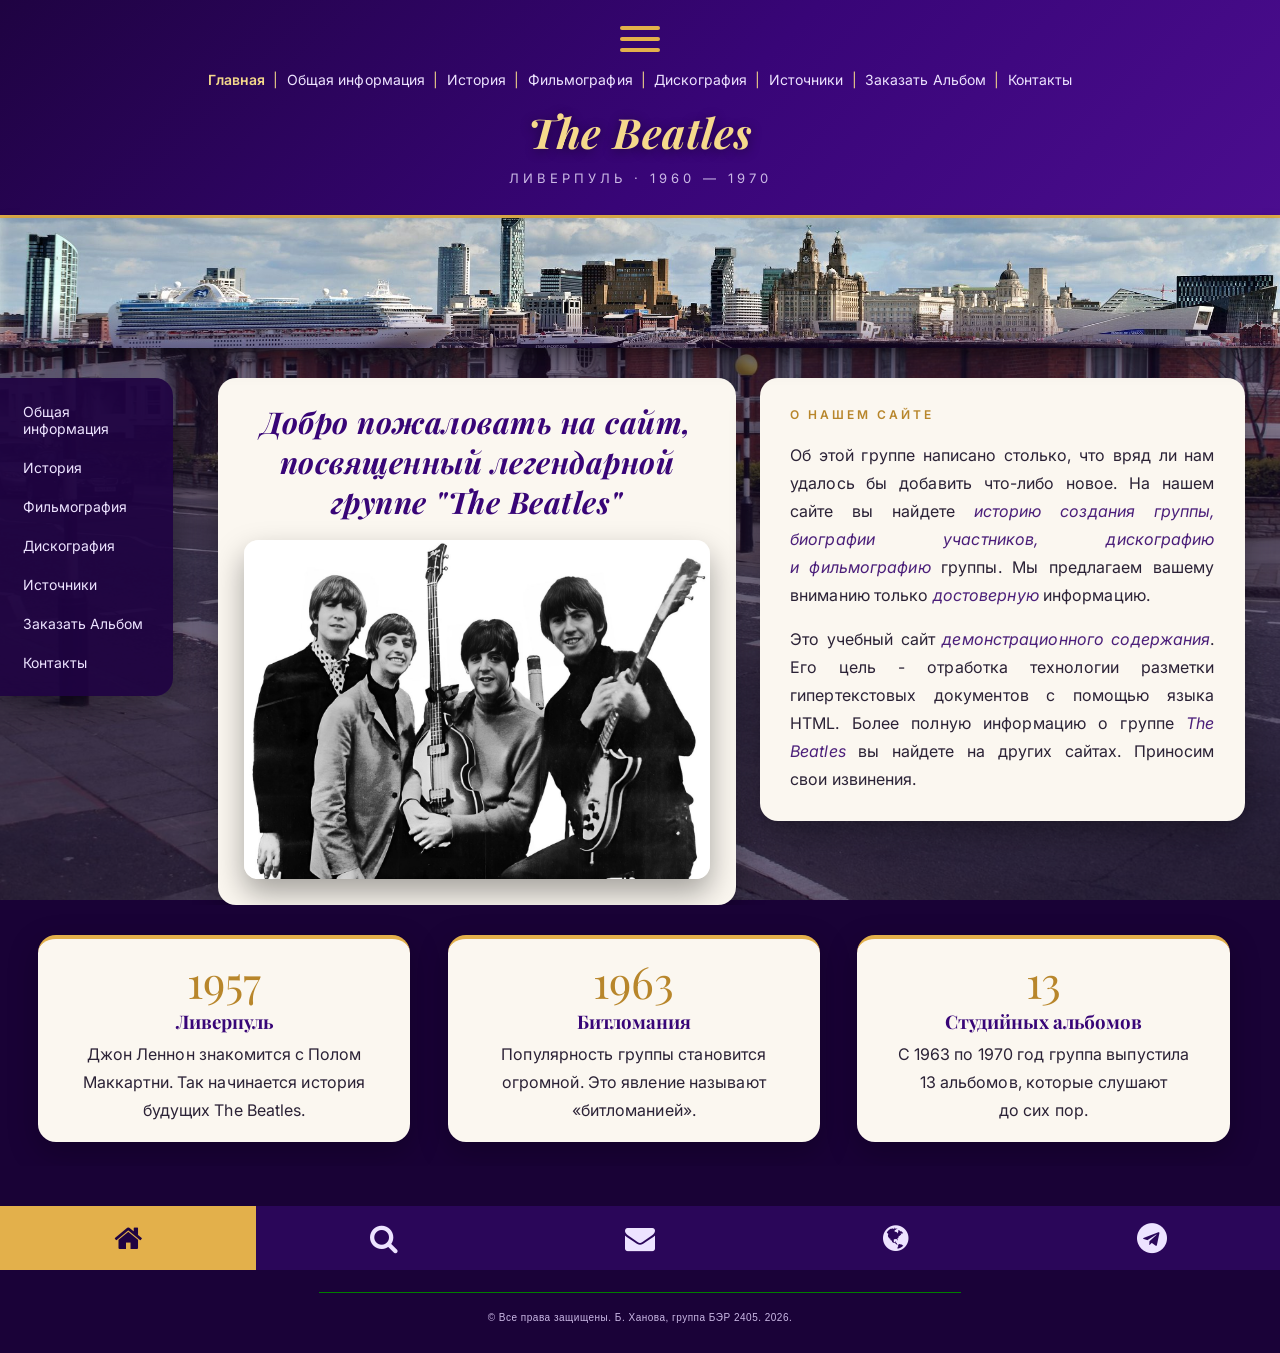
<file: Сайт/index.html>
<!DOCTYPE html>
<HTML lang="ru">
<!-- ТК1, задание 1: типовая структура HTML-документа — HTML, HEAD (служебная часть), TITLE (заголовок вкладки), BODY (содержимое) -->
<HEAD>
  <meta charset="utf-8">
  <meta name="viewport" content="width=device-width, initial-scale=1">
  <meta name="description" content="Учебный сайт о легендарной группе The Beatles: история, участники, дискография и фильмография.">
  <TITLE>The Beatles</TITLE>
  <link rel="icon" type="image/png" href="IMAGES/favicon.png">
  <!-- ТК5, задание 1: подключение внешней таблицы стилей -->
  <link rel="stylesheet" href="CSS/style.css">
  <!-- шрифты (Google Fonts) и значки (Font Awesome) подключаются из интернета -->
  <link rel="stylesheet" href="https://fonts.googleapis.com/css2?family=Playfair+Display:ital,wght@0,600;1,600&family=Inter:ital,wght@0,400;0,500;0,600;1,400&display=swap">
  <link rel="stylesheet" href="https://cdnjs.cloudflare.com/ajax/libs/font-awesome/4.7.0/css/font-awesome.min.css">
  <style type="text/css">
    /* на Главной основная часть полупрозрачная — сквозь неё видна фотография-фон */
    main { background: rgba(20, 2, 45, 0.55); }
    /* ТК5, задание 2: картинка с обтеканием */
    IMG.fig {
      float: left;           /* обтекание картинки по правому краю */
      width: 100%;           /* ширина картинки — по ширине блока */
      height: auto;          /* высота — пропорционально */
      border-radius: 14px;
      box-shadow: 0 14px 30px rgba(0, 0, 0, 0.35);
    }
    .textcols { white-space: nowrap; }
    .textcols-item {
      white-space: normal;
      display: inline-block;
      width: 98%;
      box-shadow: 0 10px 30px rgba(0, 0, 0, 0.3);
      vertical-align: top;
      background: #FBF7F0;
      border-radius: 18px;
      padding: 26px 30px 12px;
      box-sizing: border-box;
    } /* параметры блока article */
    .eyebrow {                     /* маленькая надпись над текстом */
      font-family: Inter, Arial, sans-serif;
      font-size: 12px;
      font-weight: 600;
      letter-spacing: 3px;
      text-transform: uppercase;
      color: #B8862B;
      margin: 0 0 12px;
    }
    /* ТК5, задание 3: ещё один блок на Главной */
    .main-wrap { margin-left: 15%; padding: 0 2%; overflow: hidden; }
    .content {
      float: left;
      background: #FBF7F0;   /* светлый фон вместо coral — под цвет сайта */
      width: 50%;            /* 50% + 50%: тексту хватает ширины, чтобы красиво выровняться по ширине */
      height: 100%;
      text-align: center;
      padding: 18px 26px 26px;
      border-radius: 18px;
      box-shadow: 0 10px 30px rgba(0, 0, 0, 0.3);
      box-sizing: border-box;
      overflow: hidden;
    }
    .content H1 { font-size: 30px; margin: 6px 0 18px; }
    .parent {
      float: left;
      display: block;
      width: 50%;
      height: 100%;
      padding-left: 24px;
      box-sizing: border-box;
    }
    /* на среднем экране текст встаёт под фотографию во всю ширину */
    @media (max-width: 1100px) {
      .content, .parent { float: none; width: 100%; }
      .parent { padding-left: 0; margin-top: 22px; }
    }
    .tagline {
      text-align: center;
      font-family: Inter, Arial, sans-serif;
      font-size: 13px;
      letter-spacing: 4px;
      text-transform: uppercase;
      color: #cbb9e6;
      margin: 8px 0 0;
    }
  </style>
</HEAD>
<BODY background="IMAGES/fon.jpg" bgcolor="#1f0342">
  <header>
    <!-- Самостоятельная работа, задание 1.1: гамбургер-меню. Невидимая галочка (input) + метка (label) с полосками; список (ul) открывается, когда галочка стоит -->
    <div class="menu">
      <input type="checkbox" id="burger-checkbox" class="burger-checkbox">
      <label for="burger-checkbox" class="burger"></label>
      <ul class="menu-list">
        <li><a href="Info.html" class="menu-item">Общая информация</a></li>
        <li><a href="History.html" class="menu-item">История</a></li>
        <li><a href="Film.html" class="menu-item">Фильмография</a></li>
        <li><a href="Disc.html" class="menu-item">Дискография</a></li>
        <li><a href="Links.html" class="menu-item">Источники</a></li>
        <li><a href="Shop.html" class="menu-item">Заказать Альбом</a></li>
        <li><a href="Contacts.html" class="menu-item">Контакты</a></li>
      </ul>
    </div>
    <!-- ТК2: строка меню — ссылки на все страницы, кроме текущей. Самостоятельная работа, п. 2: шрифт и цвет строки задан атрибутом style -->
    <p class="nav" align="center" style="font-family: Inter, Arial, sans-serif; color:#F5D98B">
      <span class="current">Главная</span> |
      <a href="Info.html">Общая информация</a> |
      <a href="History.html">История</a> |
      <a href="Film.html">Фильмография</a> |
      <a href="Disc.html">Дискография</a> |
      <a href="Links.html">Источники</a> |
      <a href="Shop.html">Заказать Альбом</a> |
      <a href="Contacts.html">Контакты</a>
    </p>
    <h1>The Beatles</h1>
    <p class="tagline">Ливерпуль &middot; 1960 &mdash; 1970</p>
  </header>
  <!-- ТК5, задание 4: блок-панорама между шапкой и основной частью (оформление — #panorama в style.css) -->
  <div id="panorama"><img src="IMAGES/panorama.jpg" alt="Панорама Ливерпуля"></div>
  <main>
    <!-- ТК5, задание 2, п. 8: боковое меню вместо центральной панели -->
    <nav class="sidenav">
      <a href="Info.html">Общая информация</a>
      <a href="History.html">История</a>
      <a href="Film.html">Фильмография</a>
      <a href="Disc.html">Дискография</a>
      <a href="Links.html">Источники</a>
      <a href="Shop.html">Заказать Альбом</a>
      <a href="Contacts.html">Контакты</a>
    </nav>
    <div class="main-wrap">
      <div class="content">
        <!-- ТК1, задание 2: заголовок первого уровня, курсив, по центру -->
        <H1 align=center><EM>Добро пожаловать на сайт, <BR>посвященный легендарной группе "The&nbsp;Beatles"</EM></H1>
        <!-- ТК1, задание 6: фотография группы -->
        <center><IMG src="beatles.jpg" width=50% alt="The Beatles" class="fig"></center>
      </div>
      <!-- ТК5, задание 3: текст перенесён в отдельный блок -->
      <div class="parent">
        <article class="textcols">
          <article class="textcols-item">
            <p class="eyebrow">О нашем сайте</p>
            <!-- ТК1, задание 3: текст по ширине, часть слов курсивом -->
            <P align=justify>Об этой группе написано столько, что вряд ли нам удалось бы добавить что-либо новое. На нашем сайте вы найдете <EM>историю создания группы, биографии участников, дискографию и фильмографию</EM> группы. Мы предлагаем вашему вниманию только <EM>достоверную</EM> информацию.</P>
            <P align=justify>Это учебный сайт <EM>демонстрационного содержания</EM>. Его цель - отработка технологии разметки гипертекстовых документов с помощью языка HTML. Более полную информацию о группе <EM>The Beatles</EM> вы найдете на других сайтах. Приносим свои извинения.</P>
          </article>
        </article>
      </div>
    </div>
    <div class="clear"></div>
    <!-- Самостоятельная работа, задание 3: свои элементы — три колонки с float -->
    <div class="facts">
      <section>
        <span class="num">1957</span>
        <h3>Ливерпуль</h3>
        <p>Джон Леннон знакомится с Полом Маккартни. Так начинается история будущих The Beatles.</p>
      </section>
      <section>
        <span class="num">1963</span>
        <h3>Битломания</h3>
        <p>Популярность группы становится огромной. Это явление называют «битломанией».</p>
      </section>
      <section>
        <span class="num">13</span>
        <h3>Студийных альбомов</h3>
        <p>С 1963 по 1970 год группа выпустила 13 альбомов, которые слушают до сих пор.</p>
      </section>
    </div>
    <div class="clear"></div>
  </main>
  <footer>
    <!-- Самостоятельная работа, задание 2: панель значков -->
    <div class="icon-bar">
      <a class="active" href="index.html" title="Главная" aria-label="Главная"><i class="fa fa-home"></i></a>
      <a href="Links.html" title="Источники" aria-label="Источники"><i class="fa fa-search"></i></a>
      <a href="mailto:hanowa2024@mail.ru" title="Написать письмо" aria-label="Написать письмо"><i class="fa fa-envelope"></i></a>
      <a href="https://ru.wikipedia.org/wiki/The_Beatles" target="_blank" title="The Beatles в Википедии" aria-label="The Beatles в Википедии"><i class="fa fa-globe"></i></a>
      <a href="https://t.me/bh_108899" target="_blank" title="Telegram" aria-label="Telegram"><i class="fa fa-telegram"></i></a>
    </div>
    <!-- ТК1, задание 4: горизонтальная линия -->
    <HR align=center width=50% size=1 color=green>
    <!-- ТК1, задание 5: авторские права -->
    <P align=center><FONT face=Arial size=1>&copy; Все права защищены. Б. Ханова, группа БЭР 2405. 2026.</FONT></P>
  </footer>
</BODY>
</HTML>
</file>
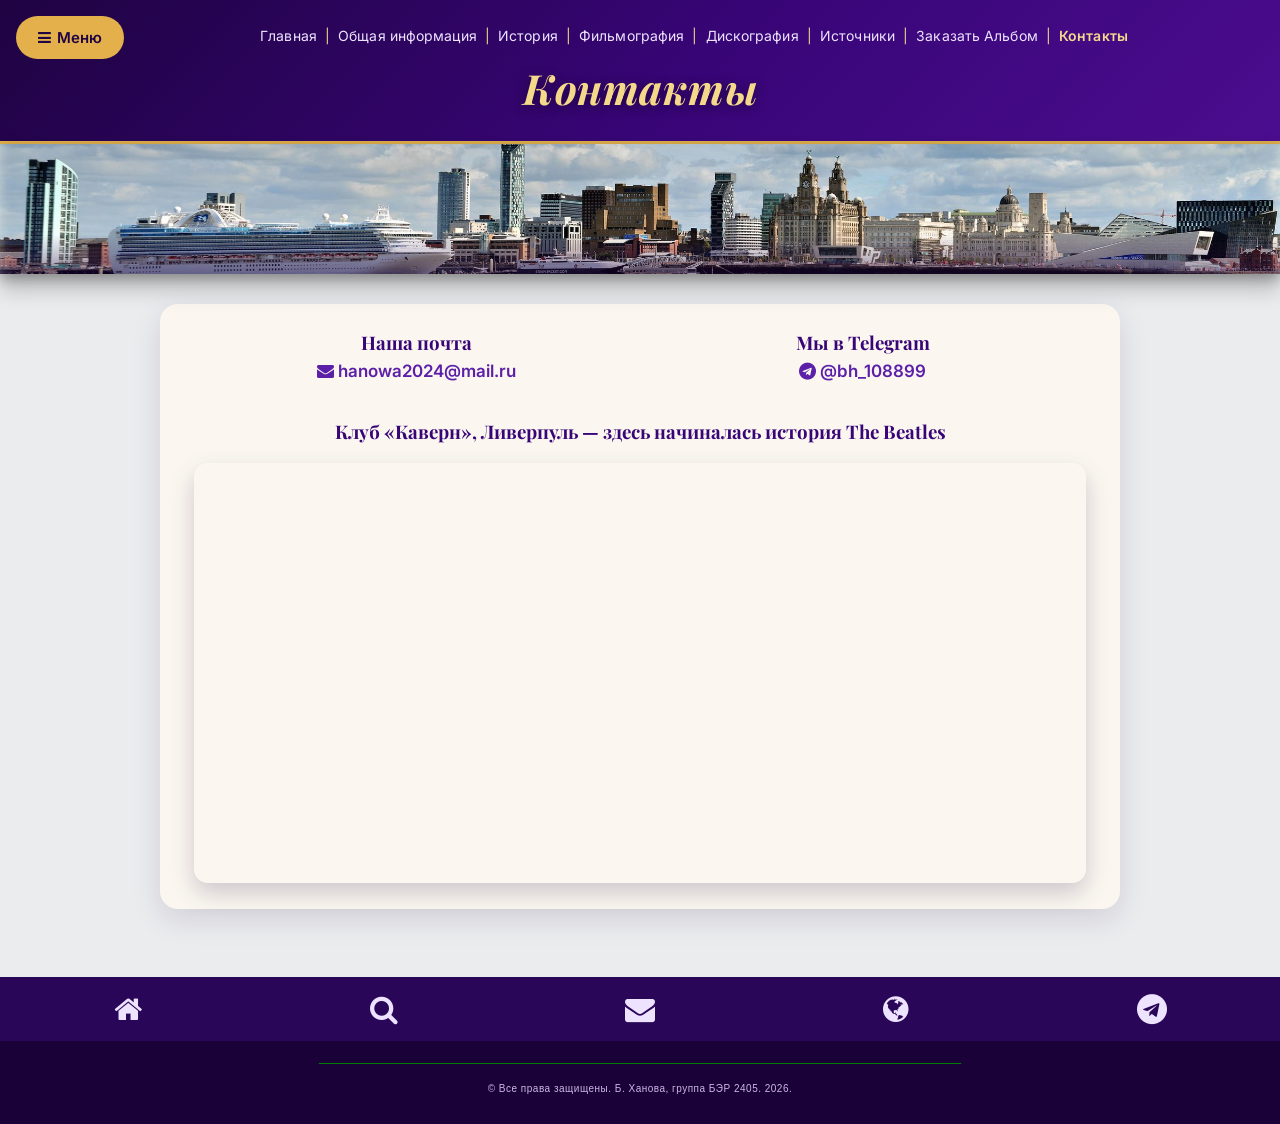
<file: Сайт/Contacts.html>
<!DOCTYPE html>
<HTML lang="ru">
<!-- ТК1, задание 1: типовая структура HTML-документа — HTML, HEAD (служебная часть), TITLE (заголовок вкладки), BODY (содержимое) -->
<HEAD>
  <meta charset="utf-8">
  <meta name="viewport" content="width=device-width, initial-scale=1">
  <meta name="description" content="Контакты: почта, Telegram и карта.">
  <TITLE>Контакты</TITLE>
  <link rel="icon" type="image/png" href="IMAGES/favicon.png">
  <!-- ТК5, задание 1: подключение внешней таблицы стилей -->
  <link rel="stylesheet" href="CSS/style.css">
  <!-- шрифты (Google Fonts) и значки (Font Awesome) подключаются из интернета -->
  <link rel="stylesheet" href="https://fonts.googleapis.com/css2?family=Playfair+Display:ital,wght@0,600;1,600&family=Inter:ital,wght@0,400;0,500;0,600;1,400&display=swap">
  <link rel="stylesheet" href="https://cdnjs.cloudflare.com/ajax/libs/font-awesome/4.7.0/css/font-awesome.min.css">
  <style type="text/css">
    .contact-row { overflow: hidden; }
    .contact-row section { float: left; width: 47%; margin: 0 1.5% 20px; text-align: center; }
    .contact-row h3 { margin: 0 0 6px; }
    .contact-row a { font-size: 17px; font-weight: 600; }
    .map { border-radius: 14px; overflow: hidden; box-shadow: 0 10px 24px rgba(31, 3, 66, 0.2); }
    @media (max-width: 800px) { .contact-row section { float: none; width: 97%; } }
  </style>
</HEAD>
<BODY bgcolor="#EAF3F8">
  <header>
    <!-- Самостоятельная работа, задание 1.2: кнопка «Меню» со всплывающим списком (список появляется при наведении, правила .dropdown в style.css) -->
    <div class="dropdown">
      <button type="button" class="dropbtn"><i class="fa fa-bars"></i>Меню</button>
      <div class="dropdown-content">
        <a href="index.html">Главная</a>
        <a href="Info.html">Общая информация</a>
        <a href="History.html">История</a>
        <a href="Film.html">Фильмография</a>
        <a href="Disc.html">Дискография</a>
        <a href="Links.html">Источники</a>
        <a href="Shop.html">Заказать Альбом</a>
        <span>Контакты</span>
      </div>
    </div>
    <!-- ТК2: строка меню — ссылки на все страницы, кроме текущей. Самостоятельная работа, п. 2: шрифт и цвет строки задан атрибутом style -->
    <p class="nav" align="center" style="font-family: Inter, Arial, sans-serif; color:#F5D98B">
      <a href="index.html">Главная</a> |
      <a href="Info.html">Общая информация</a> |
      <a href="History.html">История</a> |
      <a href="Film.html">Фильмография</a> |
      <a href="Disc.html">Дискография</a> |
      <a href="Links.html">Источники</a> |
      <a href="Shop.html">Заказать Альбом</a> |
      <span class="current">Контакты</span>
    </p>
    <H1 align=center><EM>Контакты</EM></H1>
  </header>
  <!-- ТК5, задание 4: блок-панорама между шапкой и основной частью (оформление — #panorama в style.css) -->
  <div id="panorama"><img src="IMAGES/panorama.jpg" alt="Панорама Ливерпуля"></div>
  <main>
    <section class="card">
      <!-- Самостоятельная работа, п. 5: ссылка mailto: открывает почту, ссылка t.me — Telegram, карта Яндекса вставлена тегом iframe -->
      <div class="contact-row">
        <section>
          <h3>Наша почта</h3>
          <a href="mailto:hanowa2024@mail.ru?subject=The Beatles&body=Здравствуйте!"><i class="fa fa-envelope"></i> hanowa2024@mail.ru</a>
        </section>
        <section>
          <h3>Мы в Telegram</h3>
          <a href="https://t.me/bh_108899" target="_blank"><i class="fa fa-telegram"></i> @bh_108899</a>
        </section>
      </div>
      <h3 style="text-align:center">Клуб «Каверн», Ливерпуль — здесь начиналась история The Beatles</h3>
      <div class="map">
        <iframe src="https://yandex.ru/map-widget/v1/?ll=-2.987784%2C53.406213&z=16&pt=-2.987784%2C53.406213%2Cpm2rdm" width="100%" height="420" frameborder="0" allowfullscreen="true" style="display:block;"></iframe>
      </div>
    </section>
  </main>
  <footer>
    <!-- Самостоятельная работа, задание 2: панель значков -->
    <div class="icon-bar">
      <a href="index.html" title="Главная" aria-label="Главная"><i class="fa fa-home"></i></a>
      <a href="Links.html" title="Источники" aria-label="Источники"><i class="fa fa-search"></i></a>
      <a href="mailto:hanowa2024@mail.ru" title="Написать письмо" aria-label="Написать письмо"><i class="fa fa-envelope"></i></a>
      <a href="https://ru.wikipedia.org/wiki/The_Beatles" target="_blank" title="The Beatles в Википедии" aria-label="The Beatles в Википедии"><i class="fa fa-globe"></i></a>
      <a href="https://t.me/bh_108899" target="_blank" title="Telegram" aria-label="Telegram"><i class="fa fa-telegram"></i></a>
    </div>
    <!-- ТК1, задание 4: горизонтальная линия -->
    <HR align=center width=50% size=1 color=green>
    <!-- ТК1, задание 5: авторские права -->
    <P align=center><FONT face=Arial size=1>&copy; Все права защищены. Б. Ханова, группа БЭР 2405. 2026.</FONT></P>
  </footer>
</BODY>
</HTML>
</file>
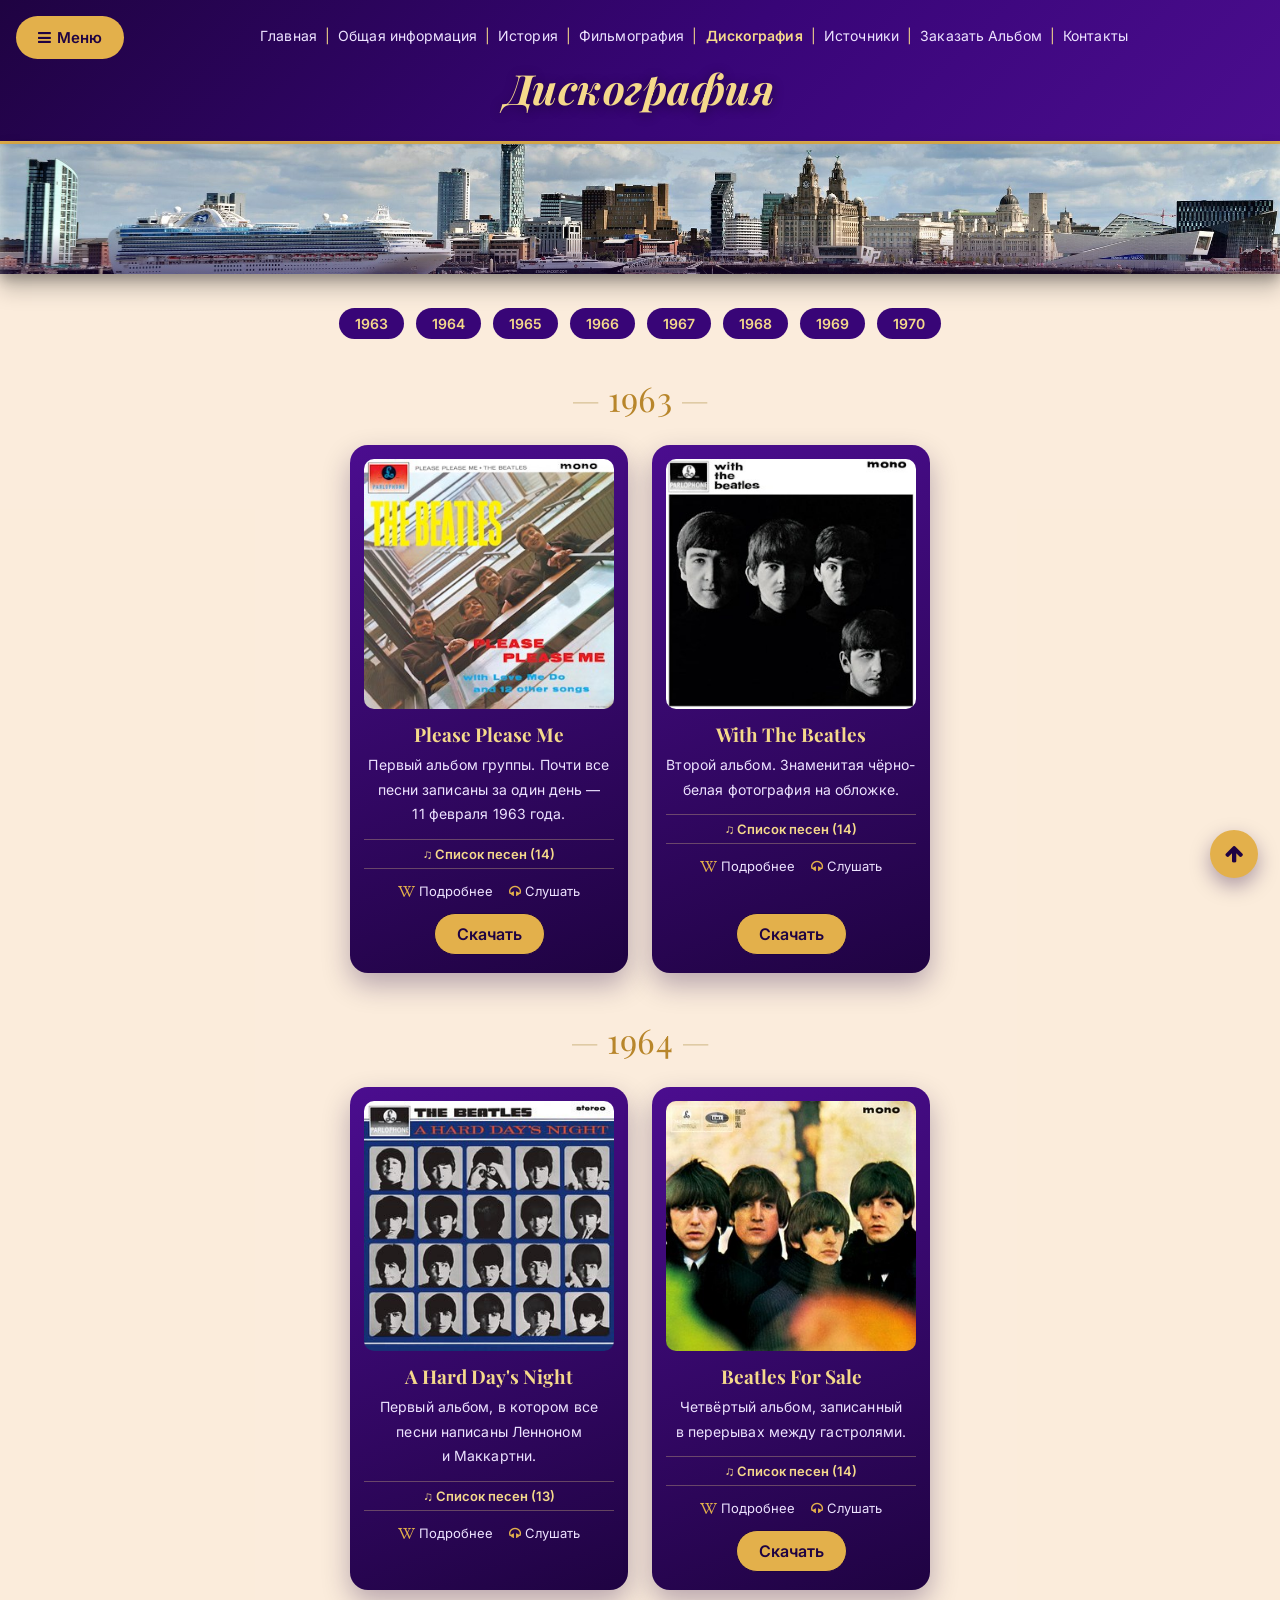
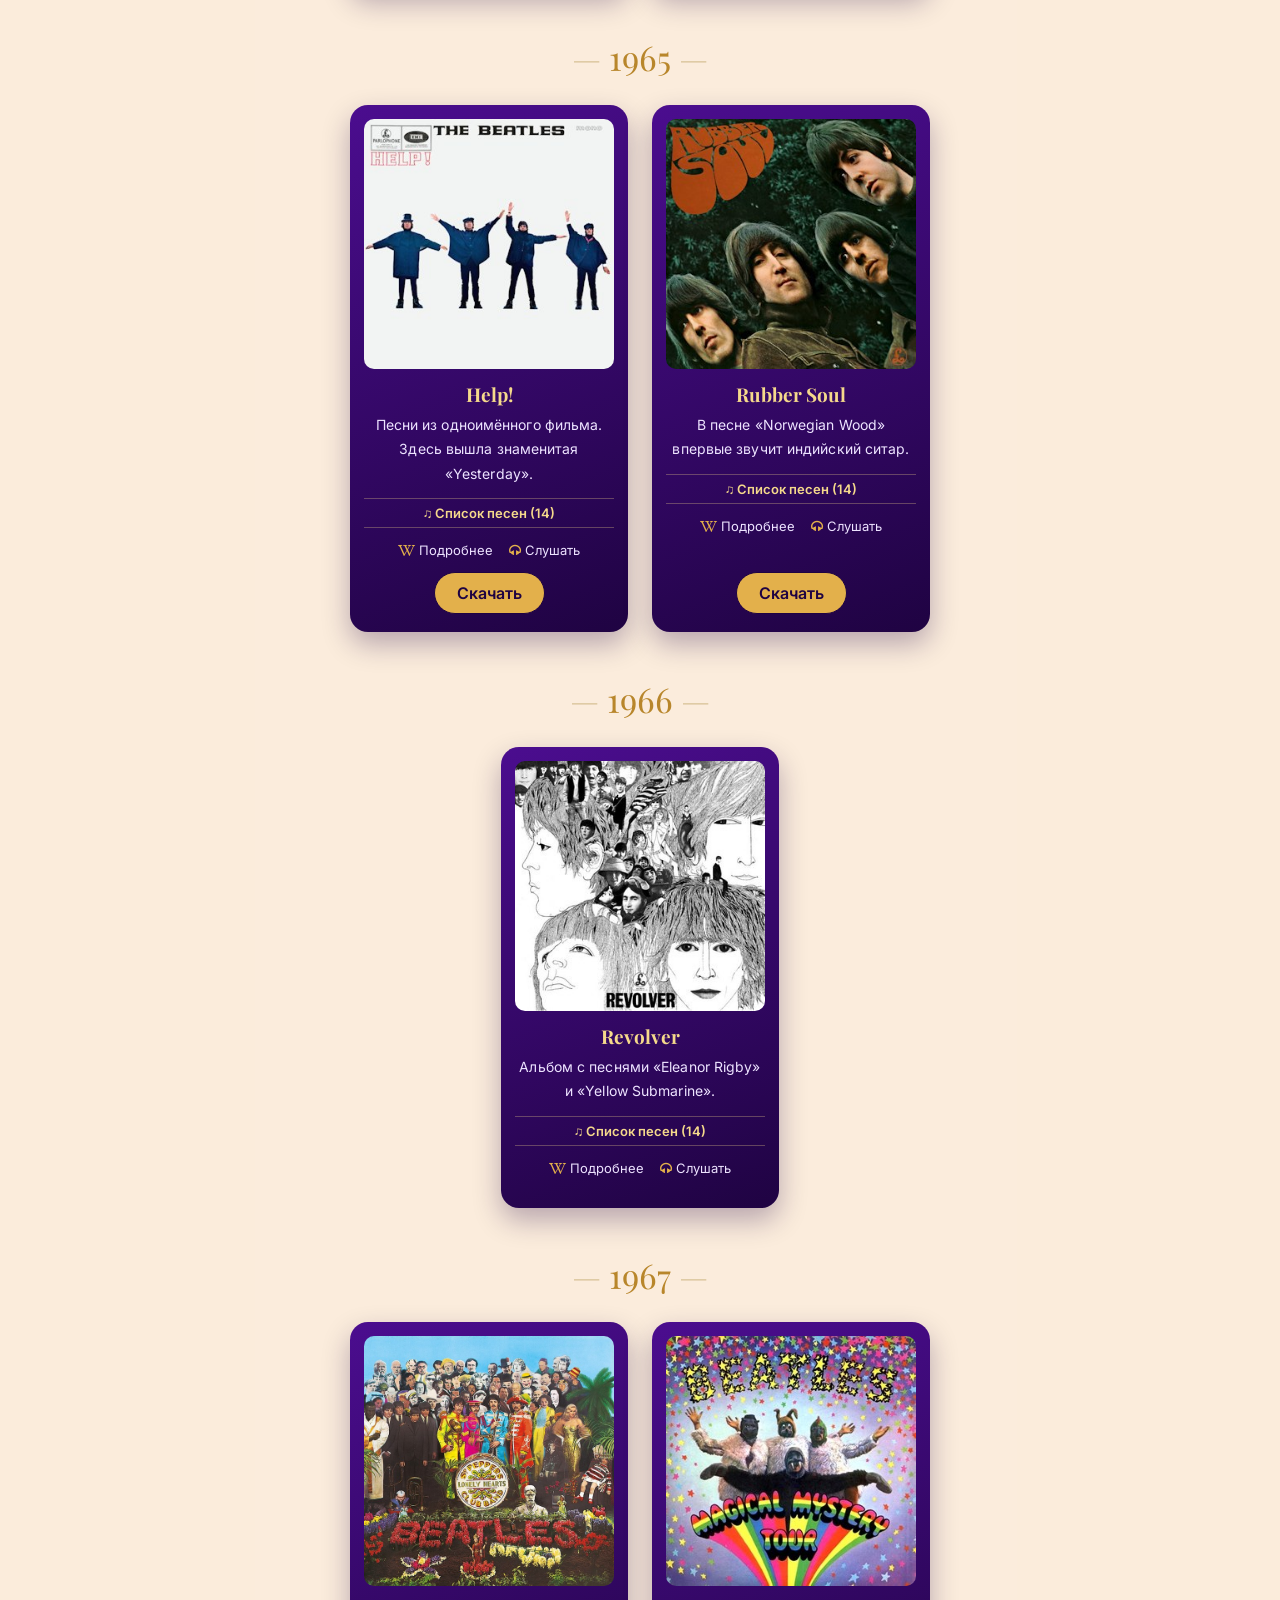
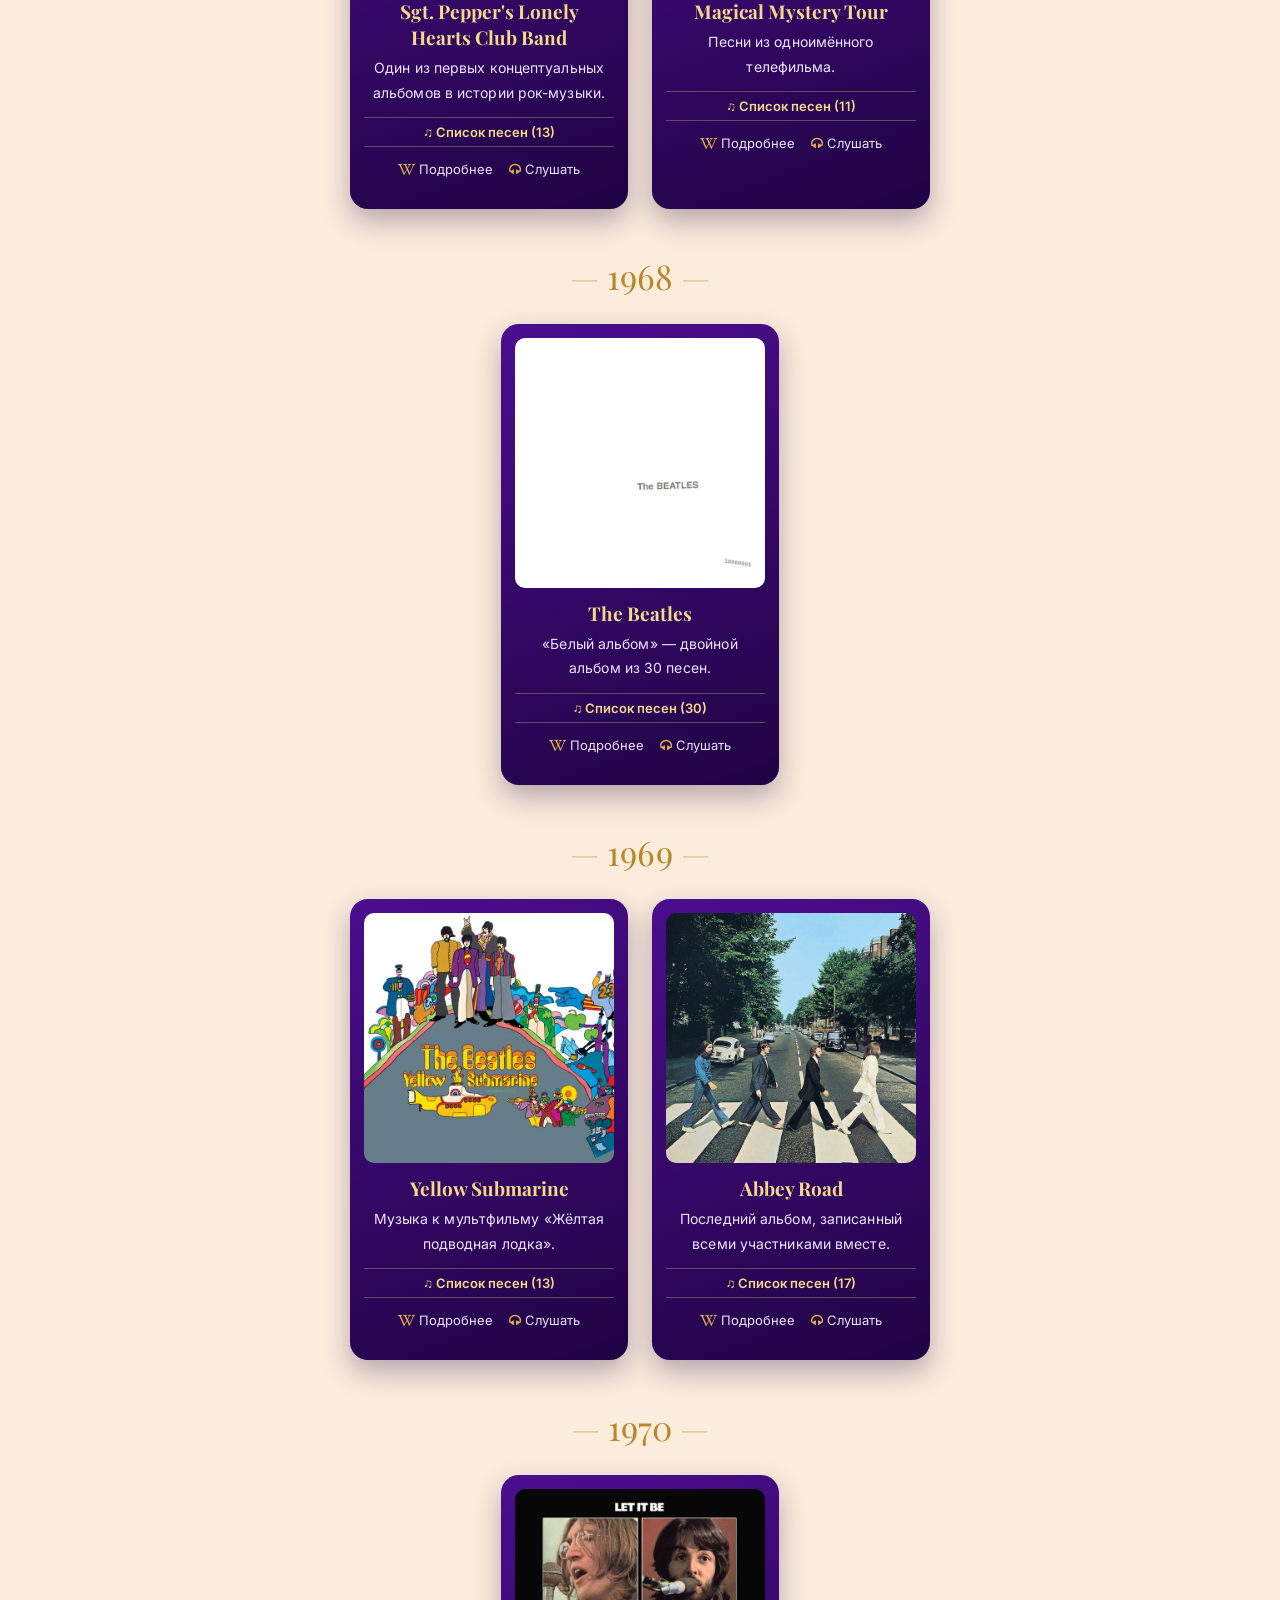
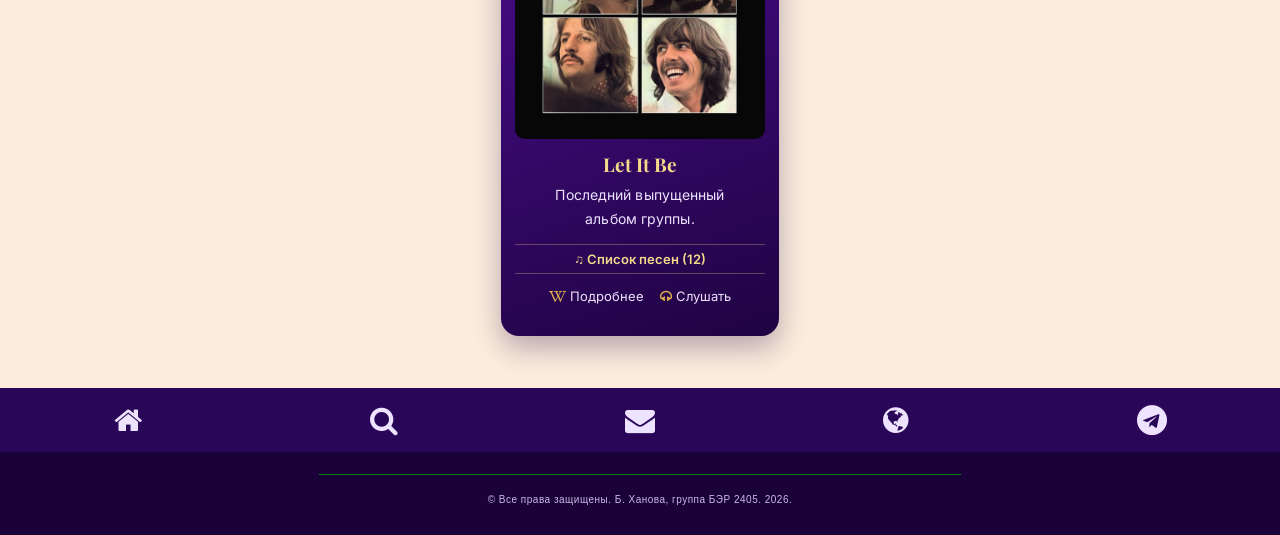
<file: Сайт/Disc.html>
<!DOCTYPE html>
<HTML lang="ru">
<!-- ТК1, задание 1: типовая структура HTML-документа — HTML, HEAD (служебная часть), TITLE (заголовок вкладки), BODY (содержимое) -->
<HEAD>
  <meta charset="utf-8">
  <meta name="viewport" content="width=device-width, initial-scale=1">
  <meta name="description" content="Дискография The Beatles: 13 студийных альбомов со списками песен.">
  <TITLE>Дискография</TITLE>
  <link rel="icon" type="image/png" href="IMAGES/favicon.png">
  <!-- ТК5, задание 1: подключение внешней таблицы стилей -->
  <link rel="stylesheet" href="CSS/style.css">
  <!-- шрифты (Google Fonts) и значки (Font Awesome) подключаются из интернета -->
  <link rel="stylesheet" href="https://fonts.googleapis.com/css2?family=Playfair+Display:ital,wght@0,600;1,600&family=Inter:ital,wght@0,400;0,500;0,600;1,400&display=swap">
  <link rel="stylesheet" href="https://cdnjs.cloudflare.com/ajax/libs/font-awesome/4.7.0/css/font-awesome.min.css">
  <style type="text/css">
    /* ТК5, задание 5: блоки с альбомами */
    .inner-div {
      width: 250px;
      margin: 12px;
      padding: 14px 14px 18px;
      border-radius: 18px;
      background-color: #380577;
      background-image: linear-gradient(160deg, #4b0d8f, #1f0342);
      box-shadow: 0 12px 28px rgba(31, 3, 66, 0.3);
      transition: transform .25s, box-shadow .25s;
      text-align: center;
    }
    .inner-div:hover { transform: translateY(-6px); box-shadow: 0 18px 36px rgba(31, 3, 66, 0.4); }
    .inner-div { display: flex; flex-direction: column; }         /* кнопка всегда внизу блока */
    .inner-div .button-style { margin-top: auto; align-self: center; }
    .inner-div img { width: 100%; border-radius: 10px; display: block; }
    .inner-div h3 { color: #F5D98B; margin: 12px 0 6px; font-size: 19px; }
    .inner-div p { color: #EDE3FF; text-align: center; font-size: 14px; margin: 0 0 12px; }
    /* список песен раскрывается по щелчку */
    .tracks { margin: 0 0 14px; text-align: left; }
    .tracks summary {
      cursor: pointer;
      color: #F5D98B;
      font-family: Inter, Arial, sans-serif;
      font-size: 13px;
      font-weight: 600;
      text-align: center;
      list-style: none;
      padding: 6px 0;
      border-top: 1px solid rgba(245, 217, 139, 0.3);
      border-bottom: 1px solid rgba(245, 217, 139, 0.3);
    }
    .tracks summary::-webkit-details-marker { display: none; }
    .tracks summary::before { content: '♫ '; }
    .tracks[open] summary { color: #fff; }
    .tracks OL { margin: 10px 0 0; padding-left: 26px; }
    .tracks LI { color: #EDE3FF; font-size: 13px; line-height: 1.55; text-align: left; hyphens: none; }
    /* блоки выстраиваются по ширине страницы */
    .container {
      display: flex;
      flex-wrap: wrap;
      justify-content: center;
      align-items: stretch;
    }
    .year {
      text-align: center;
      font-family: "Playfair Display", Georgia, serif;
      font-size: 34px;
      color: #B8862B;
      margin: 26px 0 4px;
    }
    .year::before { content: '— '; color: #d9c49a; }
    .year::after { content: ' —'; color: #d9c49a; }
    /* переход к нужному году (закладки, как в ТК3) */
    .years { text-align: center; margin: 0 12px 6px; }
    .years a {
      display: inline-block;
      margin: 4px;
      padding: 7px 16px;
      border-radius: 30px;
      background: #380577;
      color: #F5D98B;
      font-size: 14px;
      font-weight: 600;
      transition: background .2s, color .2s;
    }
    .years a:hover { background: #E3B04B; color: #1f0342; }
    /* ссылки «Подробнее» и «Слушать» в блоке альбома */
    .more { display: flex; justify-content: center; gap: 16px; margin: 0 0 14px; }
    .more a { color: #EDE3FF; font-size: 13px; }
    .more a:hover { color: #F5D98B; }
    .more .fa { margin-right: 4px; color: #E3B04B; }
  </style>
</HEAD>
<BODY bgcolor="#FBF3E4">
  <header>
    <!-- Самостоятельная работа, задание 1.2: кнопка «Меню» со всплывающим списком (список появляется при наведении, правила .dropdown в style.css) -->
    <div class="dropdown">
      <button type="button" class="dropbtn"><i class="fa fa-bars"></i>Меню</button>
      <div class="dropdown-content">
        <a href="index.html">Главная</a>
        <a href="Info.html">Общая информация</a>
        <a href="History.html">История</a>
        <a href="Film.html">Фильмография</a>
        <span>Дискография</span>
        <a href="Links.html">Источники</a>
        <a href="Shop.html">Заказать Альбом</a>
        <a href="Contacts.html">Контакты</a>
      </div>
    </div>
    <!-- ТК2: строка меню — ссылки на все страницы, кроме текущей. Самостоятельная работа, п. 2: шрифт и цвет строки задан атрибутом style -->
    <p class="nav" align="center" style="font-family: Inter, Arial, sans-serif; color:#F5D98B">
      <a href="index.html">Главная</a> |
      <a href="Info.html">Общая информация</a> |
      <a href="History.html">История</a> |
      <a href="Film.html">Фильмография</a> |
      <span class="current">Дискография</span> |
      <a href="Links.html">Источники</a> |
      <a href="Shop.html">Заказать Альбом</a> |
      <a href="Contacts.html">Контакты</a>
    </p>
    <H1 align=center><EM>Дискография</EM></H1>
  </header>
  <!-- ТК5, задание 4: блок-панорама между шапкой и основной частью (оформление — #panorama в style.css) -->
  <div id="panorama"><img src="IMAGES/panorama.jpg" alt="Панорама Ливерпуля"></div>
  <main>
    <!-- переход к нужному году: ссылки на закладки y1963…y1970 (как в ТК3) -->
    <!-- под каждым годом flex-контейнер (.container): блоки альбомов (.inner-div) встают в ряд; details — список песен раскрывается по щелчку -->
    <nav class="years">
      <a href="#y1963">1963</a>
      <a href="#y1964">1964</a>
      <a href="#y1965">1965</a>
      <a href="#y1966">1966</a>
      <a href="#y1967">1967</a>
      <a href="#y1968">1968</a>
      <a href="#y1969">1969</a>
      <a href="#y1970">1970</a>
    </nav>
    <P class="year">1963<A name="y1963"></A></P>
    <div class="container">
        <div class="inner-div">
          <img src="IMAGES/album01.jpg" alt="Please Please Me" width=250 height=250 loading="lazy">
          <h3>Please Please Me</h3>
          <p>Первый альбом группы. Почти все песни записаны за один день — 11 февраля 1963 года.</p>
          <details class="tracks">
            <summary>Список песен (14)</summary>
            <OL>
              <LI>I Saw Her Standing There</LI>
              <LI>Misery</LI>
              <LI>Anna (Go to Him)</LI>
              <LI>Chains</LI>
              <LI>Boys</LI>
              <LI>Ask Me Why</LI>
              <LI>Please Please Me</LI>
              <LI>Love Me Do</LI>
              <LI>P.S. I Love You</LI>
              <LI>Baby It's You</LI>
              <LI>Do You Want to Know a Secret</LI>
              <LI>A Taste of Honey</LI>
              <LI>There's a Place</LI>
              <LI>Twist and Shout</LI>
            </OL>
          </details>
          <div class="more">
            <a href="https://ru.wikipedia.org/wiki/Please_Please_Me_(альбом)" target="_blank"><i class="fa fa-wikipedia-w"></i>Подробнее</a>
            <a href="https://music.yandex.ru/search?text=The%20Beatles%20Please%20Please%20Me" target="_blank"><i class="fa fa-headphones"></i>Слушать</a>
          </div>
          <a class="button-style" href="https://rus.hitmotop.com/get/music/20210228/The_Beatles_Full_Album_-_Please_Please_Me_1963_72812782.mp3">Скачать</a>
        </div>
        <div class="inner-div">
          <img src="IMAGES/album02.jpg" alt="With The Beatles" width=250 height=250 loading="lazy">
          <h3>With The Beatles</h3>
          <p>Второй альбом. Знаменитая чёрно-белая фотография на обложке.</p>
          <details class="tracks">
            <summary>Список песен (14)</summary>
            <OL>
              <LI>It Won't Be Long</LI>
              <LI>All I've Got to Do</LI>
              <LI>All My Loving</LI>
              <LI>Don't Bother Me</LI>
              <LI>Little Child</LI>
              <LI>Till There Was You</LI>
              <LI>Please Mister Postman</LI>
              <LI>Roll Over Beethoven</LI>
              <LI>Hold Me Tight</LI>
              <LI>You Really Got a Hold on Me</LI>
              <LI>I Wanna Be Your Man</LI>
              <LI>Devil in Her Heart</LI>
              <LI>Not a Second Time</LI>
              <LI>Money (That's What I Want)</LI>
            </OL>
          </details>
          <div class="more">
            <a href="https://ru.wikipedia.org/wiki/With_the_Beatles" target="_blank"><i class="fa fa-wikipedia-w"></i>Подробнее</a>
            <a href="https://music.yandex.ru/search?text=The%20Beatles%20With%20The%20Beatles" target="_blank"><i class="fa fa-headphones"></i>Слушать</a>
          </div>
          <a class="button-style" href="https://rus.hitmotop.com/get/music/20191222/The_Beatles_-_With_The_Beatles_albom_67706612.mp3">Скачать</a>
        </div>
    </div>
    <P class="year">1964<A name="y1964"></A></P>
    <div class="container">
        <div class="inner-div">
          <img src="IMAGES/album03.jpg" alt="A Hard Day's Night" width=250 height=250 loading="lazy">
          <h3>A Hard Day's Night</h3>
          <p>Первый альбом, в котором все песни написаны Ленноном и Маккартни.</p>
          <details class="tracks">
            <summary>Список песен (13)</summary>
            <OL>
              <LI>A Hard Day's Night</LI>
              <LI>I Should Have Known Better</LI>
              <LI>If I Fell</LI>
              <LI>I'm Happy Just to Dance with You</LI>
              <LI>And I Love Her</LI>
              <LI>Tell Me Why</LI>
              <LI>Can't Buy Me Love</LI>
              <LI>Any Time at All</LI>
              <LI>I'll Cry Instead</LI>
              <LI>Things We Said Today</LI>
              <LI>When I Get Home</LI>
              <LI>You Can't Do That</LI>
              <LI>I'll Be Back</LI>
            </OL>
          </details>
          <div class="more">
            <a href="https://ru.wikipedia.org/wiki/A_Hard_Day’s_Night_(альбом)" target="_blank"><i class="fa fa-wikipedia-w"></i>Подробнее</a>
            <a href="https://music.yandex.ru/search?text=The%20Beatles%20A%20Hard%20Day%27s%20Night" target="_blank"><i class="fa fa-headphones"></i>Слушать</a>
          </div>
        </div>
        <div class="inner-div">
          <img src="IMAGES/album04.jpg" alt="Beatles For Sale" width=250 height=250 loading="lazy">
          <h3>Beatles For Sale</h3>
          <p>Четвёртый альбом, записанный в перерывах между гастролями.</p>
          <details class="tracks">
            <summary>Список песен (14)</summary>
            <OL>
              <LI>No Reply</LI>
              <LI>I'm a Loser</LI>
              <LI>Baby's in Black</LI>
              <LI>Rock and Roll Music</LI>
              <LI>I'll Follow the Sun</LI>
              <LI>Mr. Moonlight</LI>
              <LI>Kansas City / Hey-Hey-Hey-Hey!</LI>
              <LI>Eight Days a Week</LI>
              <LI>Words of Love</LI>
              <LI>Honey Don't</LI>
              <LI>Every Little Thing</LI>
              <LI>I Don't Want to Spoil the Party</LI>
              <LI>What You're Doing</LI>
              <LI>Everybody's Trying to Be My Baby</LI>
            </OL>
          </details>
          <div class="more">
            <a href="https://ru.wikipedia.org/wiki/Beatles_for_Sale" target="_blank"><i class="fa fa-wikipedia-w"></i>Подробнее</a>
            <a href="https://music.yandex.ru/search?text=The%20Beatles%20Beatles%20For%20Sale" target="_blank"><i class="fa fa-headphones"></i>Слушать</a>
          </div>
          <a class="button-style" href="https://rus.hitmotop.com/get/music/20190331/The_Beatles_1964_-_Beatles_For_Sale_Full_Album_63188973.mp3">Скачать</a>
        </div>
    </div>
    <P class="year">1965<A name="y1965"></A></P>
    <div class="container">
        <div class="inner-div">
          <img src="IMAGES/album05.jpg" alt="Help!" width=250 height=250 loading="lazy">
          <h3>Help!</h3>
          <p>Песни из одноимённого фильма. Здесь вышла знаменитая «Yesterday».</p>
          <details class="tracks">
            <summary>Список песен (14)</summary>
            <OL>
              <LI>Help!</LI>
              <LI>The Night Before</LI>
              <LI>You've Got to Hide Your Love Away</LI>
              <LI>I Need You</LI>
              <LI>Another Girl</LI>
              <LI>You're Going to Lose That Girl</LI>
              <LI>Ticket to Ride</LI>
              <LI>Act Naturally</LI>
              <LI>It's Only Love</LI>
              <LI>You Like Me Too Much</LI>
              <LI>Tell Me What You See</LI>
              <LI>I've Just Seen a Face</LI>
              <LI>Yesterday</LI>
              <LI>Dizzy Miss Lizzy</LI>
            </OL>
          </details>
          <div class="more">
            <a href="https://ru.wikipedia.org/wiki/Help!_(альбом)" target="_blank"><i class="fa fa-wikipedia-w"></i>Подробнее</a>
            <a href="https://music.yandex.ru/search?text=The%20Beatles%20Help%21" target="_blank"><i class="fa fa-headphones"></i>Слушать</a>
          </div>
          <a class="button-style" href="https://rus.hitmotop.com/get/music/20170901/The_Beatles_-_Help_47950256.mp3">Скачать</a>
        </div>
        <div class="inner-div">
          <img src="IMAGES/album06.jpg" alt="Rubber Soul" width=250 height=250 loading="lazy">
          <h3>Rubber Soul</h3>
          <p>В песне «Norwegian Wood» впервые звучит индийский ситар.</p>
          <details class="tracks">
            <summary>Список песен (14)</summary>
            <OL>
              <LI>Drive My Car</LI>
              <LI>Norwegian Wood (This Bird Has Flown)</LI>
              <LI>You Won't See Me</LI>
              <LI>Nowhere Man</LI>
              <LI>Think for Yourself</LI>
              <LI>The Word</LI>
              <LI>Michelle</LI>
              <LI>What Goes On</LI>
              <LI>Girl</LI>
              <LI>I'm Looking Through You</LI>
              <LI>In My Life</LI>
              <LI>Wait</LI>
              <LI>If I Needed Someone</LI>
              <LI>Run for Your Life</LI>
            </OL>
          </details>
          <div class="more">
            <a href="https://ru.wikipedia.org/wiki/Rubber_Soul" target="_blank"><i class="fa fa-wikipedia-w"></i>Подробнее</a>
            <a href="https://music.yandex.ru/search?text=The%20Beatles%20Rubber%20Soul" target="_blank"><i class="fa fa-headphones"></i>Слушать</a>
          </div>
          <a class="button-style" href="https://rus.hitmotop.com/get/music/20190903/The_Beatles_-_Rubber_Soul_Album_66400256.mp3">Скачать</a>
        </div>
    </div>
    <P class="year">1966<A name="y1966"></A></P>
    <div class="container">
        <div class="inner-div">
          <img src="IMAGES/album07.jpg" alt="Revolver" width=250 height=250 loading="lazy">
          <h3>Revolver</h3>
          <p>Альбом с песнями «Eleanor Rigby» и «Yellow Submarine».</p>
          <details class="tracks">
            <summary>Список песен (14)</summary>
            <OL>
              <LI>Taxman</LI>
              <LI>Eleanor Rigby</LI>
              <LI>I'm Only Sleeping</LI>
              <LI>Love You To</LI>
              <LI>Here, There and Everywhere</LI>
              <LI>Yellow Submarine</LI>
              <LI>She Said She Said</LI>
              <LI>Good Day Sunshine</LI>
              <LI>And Your Bird Can Sing</LI>
              <LI>For No One</LI>
              <LI>Doctor Robert</LI>
              <LI>I Want to Tell You</LI>
              <LI>Got to Get You into My Life</LI>
              <LI>Tomorrow Never Knows</LI>
            </OL>
          </details>
          <div class="more">
            <a href="https://ru.wikipedia.org/wiki/Revolver" target="_blank"><i class="fa fa-wikipedia-w"></i>Подробнее</a>
            <a href="https://music.yandex.ru/search?text=The%20Beatles%20Revolver" target="_blank"><i class="fa fa-headphones"></i>Слушать</a>
          </div>
        </div>
    </div>
    <P class="year">1967<A name="y1967"></A></P>
    <div class="container">
        <div class="inner-div">
          <img src="IMAGES/album08.jpg" alt="Sgt. Pepper's Lonely Hearts Club Band" width=250 height=250 loading="lazy">
          <h3>Sgt. Pepper's Lonely Hearts Club Band</h3>
          <p>Один из первых концептуальных альбомов в истории рок-музыки.</p>
          <details class="tracks">
            <summary>Список песен (13)</summary>
            <OL>
              <LI>Sgt. Pepper's Lonely Hearts Club Band</LI>
              <LI>With a Little Help from My Friends</LI>
              <LI>Lucy in the Sky with Diamonds</LI>
              <LI>Getting Better</LI>
              <LI>Fixing a Hole</LI>
              <LI>She's Leaving Home</LI>
              <LI>Being for the Benefit of Mr. Kite!</LI>
              <LI>Within You Without You</LI>
              <LI>When I'm Sixty-Four</LI>
              <LI>Lovely Rita</LI>
              <LI>Good Morning Good Morning</LI>
              <LI>Sgt. Pepper's Lonely Hearts Club Band (Reprise)</LI>
              <LI>A Day in the Life</LI>
            </OL>
          </details>
          <div class="more">
            <a href="https://ru.wikipedia.org/wiki/Sgt._Pepper’s_Lonely_Hearts_Club_Band" target="_blank"><i class="fa fa-wikipedia-w"></i>Подробнее</a>
            <a href="https://music.yandex.ru/search?text=The%20Beatles%20Sgt.%20Pepper%27s%20Lonely%20Hearts%20Club%20Band" target="_blank"><i class="fa fa-headphones"></i>Слушать</a>
          </div>
        </div>
        <div class="inner-div">
          <img src="IMAGES/album09.jpg" alt="Magical Mystery Tour" width=250 height=250 loading="lazy">
          <h3>Magical Mystery Tour</h3>
          <p>Песни из одноимённого телефильма.</p>
          <details class="tracks">
            <summary>Список песен (11)</summary>
            <OL>
              <LI>Magical Mystery Tour</LI>
              <LI>The Fool on the Hill</LI>
              <LI>Flying</LI>
              <LI>Blue Jay Way</LI>
              <LI>Your Mother Should Know</LI>
              <LI>I Am the Walrus</LI>
              <LI>Hello, Goodbye</LI>
              <LI>Strawberry Fields Forever</LI>
              <LI>Penny Lane</LI>
              <LI>Baby, You're a Rich Man</LI>
              <LI>All You Need Is Love</LI>
            </OL>
          </details>
          <div class="more">
            <a href="https://ru.wikipedia.org/wiki/Magical_Mystery_Tour_(альбом)" target="_blank"><i class="fa fa-wikipedia-w"></i>Подробнее</a>
            <a href="https://music.yandex.ru/search?text=The%20Beatles%20Magical%20Mystery%20Tour" target="_blank"><i class="fa fa-headphones"></i>Слушать</a>
          </div>
        </div>
    </div>
    <P class="year">1968<A name="y1968"></A></P>
    <div class="container">
        <div class="inner-div">
          <img src="IMAGES/album10.jpg" alt="The Beatles" width=250 height=250 loading="lazy">
          <h3>The Beatles</h3>
          <p>«Белый альбом» — двойной альбом из 30 песен.</p>
          <details class="tracks">
            <summary>Список песен (30)</summary>
            <OL>
              <LI>Back in the U.S.S.R.</LI>
              <LI>Dear Prudence</LI>
              <LI>Glass Onion</LI>
              <LI>Ob-La-Di, Ob-La-Da</LI>
              <LI>Wild Honey Pie</LI>
              <LI>The Continuing Story of Bungalow Bill</LI>
              <LI>While My Guitar Gently Weeps</LI>
              <LI>Happiness Is a Warm Gun</LI>
              <LI>Martha My Dear</LI>
              <LI>I'm So Tired</LI>
              <LI>Blackbird</LI>
              <LI>Piggies</LI>
              <LI>Rocky Raccoon</LI>
              <LI>Don't Pass Me By</LI>
              <LI>Why Don't We Do It in the Road?</LI>
              <LI>I Will</LI>
              <LI>Julia</LI>
              <LI>Birthday</LI>
              <LI>Yer Blues</LI>
              <LI>Mother Nature's Son</LI>
              <LI>Everybody's Got Something to Hide Except Me and My Monkey</LI>
              <LI>Sexy Sadie</LI>
              <LI>Helter Skelter</LI>
              <LI>Long, Long, Long</LI>
              <LI>Revolution 1</LI>
              <LI>Honey Pie</LI>
              <LI>Savoy Truffle</LI>
              <LI>Cry Baby Cry</LI>
              <LI>Revolution 9</LI>
              <LI>Good Night</LI>
            </OL>
          </details>
          <div class="more">
            <a href="https://ru.wikipedia.org/wiki/The_Beatles_(альбом)" target="_blank"><i class="fa fa-wikipedia-w"></i>Подробнее</a>
            <a href="https://music.yandex.ru/search?text=The%20Beatles%20The%20Beatles" target="_blank"><i class="fa fa-headphones"></i>Слушать</a>
          </div>
        </div>
    </div>
    <P class="year">1969<A name="y1969"></A></P>
    <div class="container">
        <div class="inner-div">
          <img src="IMAGES/album11.jpg" alt="Yellow Submarine" width=250 height=250 loading="lazy">
          <h3>Yellow Submarine</h3>
          <p>Музыка к мультфильму «Жёлтая подводная лодка».</p>
          <details class="tracks">
            <summary>Список песен (13)</summary>
            <OL>
              <LI>Yellow Submarine</LI>
              <LI>Only a Northern Song</LI>
              <LI>All Together Now</LI>
              <LI>Hey Bulldog</LI>
              <LI>It's All Too Much</LI>
              <LI>All You Need Is Love</LI>
              <LI>Pepperland</LI>
              <LI>Sea of Time</LI>
              <LI>Sea of Holes</LI>
              <LI>Sea of Monsters</LI>
              <LI>March of the Meanies</LI>
              <LI>Pepperland Laid Waste</LI>
              <LI>Yellow Submarine in Pepperland</LI>
            </OL>
          </details>
          <div class="more">
            <a href="https://ru.wikipedia.org/wiki/Yellow_Submarine_(альбом)" target="_blank"><i class="fa fa-wikipedia-w"></i>Подробнее</a>
            <a href="https://music.yandex.ru/search?text=The%20Beatles%20Yellow%20Submarine" target="_blank"><i class="fa fa-headphones"></i>Слушать</a>
          </div>
        </div>
        <div class="inner-div">
          <img src="IMAGES/album12.jpg" alt="Abbey Road" width=250 height=250 loading="lazy">
          <h3>Abbey Road</h3>
          <p>Последний альбом, записанный всеми участниками вместе.</p>
          <details class="tracks">
            <summary>Список песен (17)</summary>
            <OL>
              <LI>Come Together</LI>
              <LI>Something</LI>
              <LI>Maxwell's Silver Hammer</LI>
              <LI>Oh! Darling</LI>
              <LI>Octopus's Garden</LI>
              <LI>I Want You (She's So Heavy)</LI>
              <LI>Here Comes the Sun</LI>
              <LI>Because</LI>
              <LI>You Never Give Me Your Money</LI>
              <LI>Sun King</LI>
              <LI>Mean Mr. Mustard</LI>
              <LI>Polythene Pam</LI>
              <LI>She Came In Through the Bathroom Window</LI>
              <LI>Golden Slumbers</LI>
              <LI>Carry That Weight</LI>
              <LI>The End</LI>
              <LI>Her Majesty</LI>
            </OL>
          </details>
          <div class="more">
            <a href="https://ru.wikipedia.org/wiki/Abbey_Road" target="_blank"><i class="fa fa-wikipedia-w"></i>Подробнее</a>
            <a href="https://music.yandex.ru/search?text=The%20Beatles%20Abbey%20Road" target="_blank"><i class="fa fa-headphones"></i>Слушать</a>
          </div>
        </div>
    </div>
    <P class="year">1970<A name="y1970"></A></P>
    <div class="container">
        <div class="inner-div">
          <img src="IMAGES/album13.jpg" alt="Let It Be" width=250 height=250 loading="lazy">
          <h3>Let It Be</h3>
          <p>Последний выпущенный альбом группы.</p>
          <details class="tracks">
            <summary>Список песен (12)</summary>
            <OL>
              <LI>Two of Us</LI>
              <LI>Dig a Pony</LI>
              <LI>Across the Universe</LI>
              <LI>I Me Mine</LI>
              <LI>Dig It</LI>
              <LI>Let It Be</LI>
              <LI>Maggie Mae</LI>
              <LI>I've Got a Feeling</LI>
              <LI>One After 909</LI>
              <LI>The Long and Winding Road</LI>
              <LI>For You Blue</LI>
              <LI>Get Back</LI>
            </OL>
          </details>
          <div class="more">
            <a href="https://ru.wikipedia.org/wiki/Let_It_Be_(альбом)" target="_blank"><i class="fa fa-wikipedia-w"></i>Подробнее</a>
            <a href="https://music.yandex.ru/search?text=The%20Beatles%20Let%20It%20Be" target="_blank"><i class="fa fa-headphones"></i>Слушать</a>
          </div>
        </div>
    </div>
    <!-- кнопка «Наверх»: ссылка на начало страницы -->
    <a href="#" class="to-top" title="Наверх" aria-label="Наверх"><i class="fa fa-arrow-up"></i></a>
  </main>
  <footer>
    <!-- Самостоятельная работа, задание 2: панель значков -->
    <div class="icon-bar">
      <a href="index.html" title="Главная" aria-label="Главная"><i class="fa fa-home"></i></a>
      <a href="Links.html" title="Источники" aria-label="Источники"><i class="fa fa-search"></i></a>
      <a href="mailto:hanowa2024@mail.ru" title="Написать письмо" aria-label="Написать письмо"><i class="fa fa-envelope"></i></a>
      <a href="https://ru.wikipedia.org/wiki/The_Beatles" target="_blank" title="The Beatles в Википедии" aria-label="The Beatles в Википедии"><i class="fa fa-globe"></i></a>
      <a href="https://t.me/bh_108899" target="_blank" title="Telegram" aria-label="Telegram"><i class="fa fa-telegram"></i></a>
    </div>
    <!-- ТК1, задание 4: горизонтальная линия -->
    <HR align=center width=50% size=1 color=green>
    <!-- ТК1, задание 5: авторские права -->
    <P align=center><FONT face=Arial size=1>&copy; Все права защищены. Б. Ханова, группа БЭР 2405. 2026.</FONT></P>
  </footer>
</BODY>
</HTML>
</file>
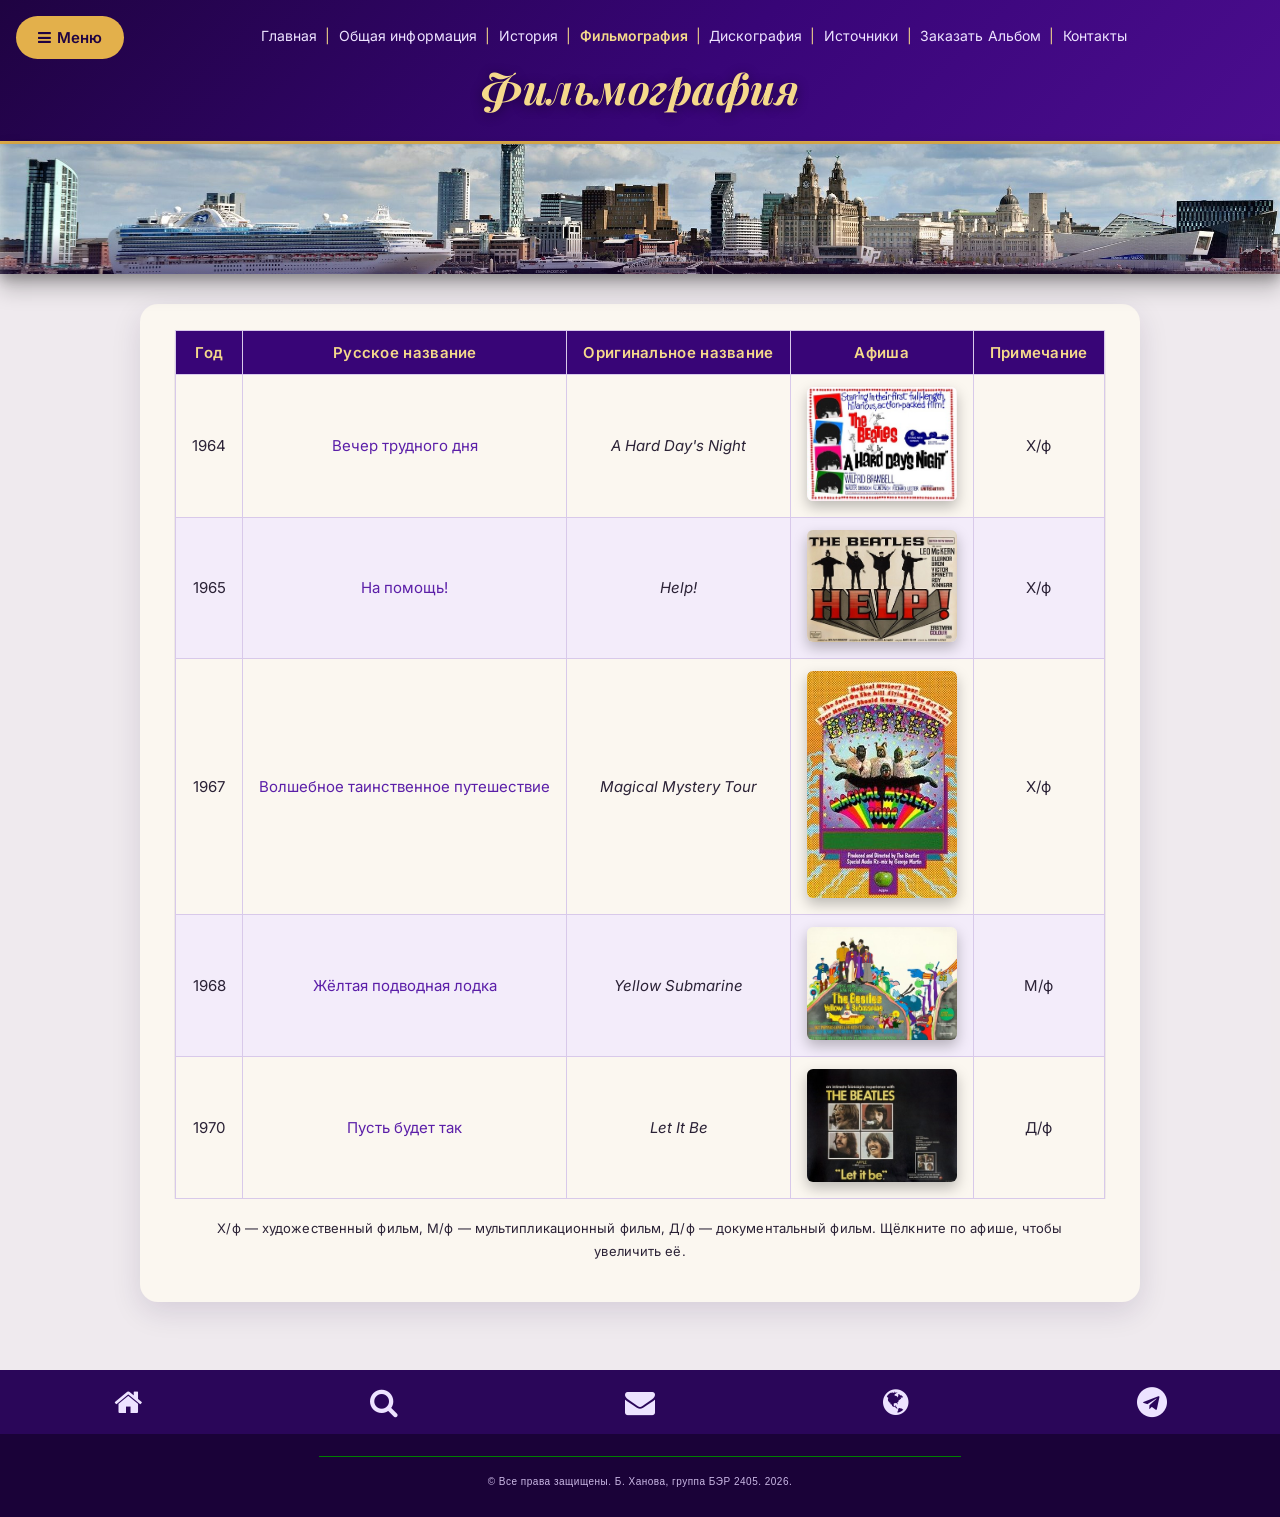
<file: Сайт/Film.html>
<!DOCTYPE html>
<HTML lang="ru">
<!-- ТК1, задание 1: типовая структура HTML-документа — HTML, HEAD (служебная часть), TITLE (заголовок вкладки), BODY (содержимое) -->
<HEAD>
  <meta charset="utf-8">
  <meta name="viewport" content="width=device-width, initial-scale=1">
  <meta name="description" content="Фильмография группы The Beatles: художественные, мультипликационный и документальный фильмы.">
  <TITLE>Фильмография</TITLE>
  <link rel="icon" type="image/png" href="IMAGES/favicon.png">
  <!-- ТК5, задание 1: подключение внешней таблицы стилей -->
  <link rel="stylesheet" href="CSS/style.css">
  <!-- шрифты (Google Fonts) и значки (Font Awesome) подключаются из интернета -->
  <link rel="stylesheet" href="https://fonts.googleapis.com/css2?family=Playfair+Display:ital,wght@0,600;1,600&family=Inter:ital,wght@0,400;0,500;0,600;1,400&display=swap">
  <link rel="stylesheet" href="https://cdnjs.cloudflare.com/ajax/libs/font-awesome/4.7.0/css/font-awesome.min.css">
</HEAD>
<BODY bgcolor="#EEF1F7">
  <header>
    <!-- Самостоятельная работа, задание 1.2: кнопка «Меню» со всплывающим списком (список появляется при наведении, правила .dropdown в style.css) -->
    <div class="dropdown">
      <button type="button" class="dropbtn"><i class="fa fa-bars"></i>Меню</button>
      <div class="dropdown-content">
        <a href="index.html">Главная</a>
        <a href="Info.html">Общая информация</a>
        <a href="History.html">История</a>
        <span>Фильмография</span>
        <a href="Disc.html">Дискография</a>
        <a href="Links.html">Источники</a>
        <a href="Shop.html">Заказать Альбом</a>
        <a href="Contacts.html">Контакты</a>
      </div>
    </div>
    <!-- ТК2: строка меню — ссылки на все страницы, кроме текущей. Самостоятельная работа, п. 2: шрифт и цвет строки задан атрибутом style -->
    <p class="nav" align="center" style="font-family: Inter, Arial, sans-serif; color:#F5D98B">
      <a href="index.html">Главная</a> |
      <a href="Info.html">Общая информация</a> |
      <a href="History.html">История</a> |
      <span class="current">Фильмография</span> |
      <a href="Disc.html">Дискография</a> |
      <a href="Links.html">Источники</a> |
      <a href="Shop.html">Заказать Альбом</a> |
      <a href="Contacts.html">Контакты</a>
    </p>
    <H1 align=center><EM>Фильмография</EM></H1>
  </header>
  <!-- ТК5, задание 4: блок-панорама между шапкой и основной частью (оформление — #panorama в style.css) -->
  <div id="panorama"><img src="IMAGES/panorama.jpg" alt="Панорама Ливерпуля"></div>
  <main>
    <section class="card film-card" id="films" style="max-width: 1000px;">
      <!-- ТК4, задание 1: таблица -->
      <div class="table-wrap">
      <TABLE border=1 align=center>
        <TR align=center> <TD> Год <TD> Русское название <TD> Оригинальное название <TD> Афиша <TD> Примечание </TR>
        <TR align=center> <TD> 1964 <TD> <A href="https://ru.wikipedia.org/wiki/Вечер_трудного_дня_(фильм)" target="_blank">Вечер трудного дня</A> <TD> <EM>A Hard Day's Night</EM> <TD> <A href="#poster1" class="zoom" title="Увеличить афишу"><IMG src="IMAGES/Film1.jpg" width=150 alt="Афиша: A Hard Day's Night" loading="lazy"></A> <TD> Х/ф </TR>
        <TR align=center> <TD> 1965 <TD> <A href="https://ru.wikipedia.org/wiki/На_помощь!_(фильм,_1965)" target="_blank">На помощь!</A> <TD> <EM>Help!</EM> <TD> <A href="#poster2" class="zoom" title="Увеличить афишу"><IMG src="IMAGES/Film2.jpg" width=150 alt="Афиша: Help!" loading="lazy"></A> <TD> Х/ф </TR>
        <TR align=center> <TD> 1967 <TD> <A href="https://ru.wikipedia.org/wiki/Волшебное_таинственное_путешествие_(фильм)" target="_blank">Волшебное таинственное путешествие</A> <TD> <EM>Magical Mystery Tour</EM> <TD> <A href="#poster3" class="zoom" title="Увеличить афишу"><IMG src="IMAGES/Film3.jpg" width=150 alt="Афиша: Magical Mystery Tour" loading="lazy"></A> <TD> Х/ф </TR>
        <TR align=center> <TD> 1968 <TD> <A href="https://ru.wikipedia.org/wiki/Жёлтая_подводная_лодка_(мультфильм)" target="_blank">Жёлтая подводная лодка</A> <TD> <EM>Yellow Submarine</EM> <TD> <A href="#poster4" class="zoom" title="Увеличить афишу"><IMG src="IMAGES/Film4.jpg" width=150 alt="Афиша: Yellow Submarine" loading="lazy"></A> <TD> М/ф </TR>
        <TR align=center> <TD> 1970 <TD> <A href="https://ru.wikipedia.org/wiki/Пусть_будет_так_(фильм)" target="_blank">Пусть будет так</A> <TD> <EM>Let It Be</EM> <TD> <A href="#poster5" class="zoom" title="Увеличить афишу"><IMG src="IMAGES/Film5.jpg" width=150 alt="Афиша: Let It Be" loading="lazy"></A> <TD> Д/ф </TR>
      </TABLE>
      </div>
      <P align=center style="text-align:center; font-size:13px; margin-top:18px;">Х/ф — художественный фильм, М/ф — мультипликационный фильм, Д/ф — документальный фильм. Щёлкните по афише, чтобы увеличить её.</P>
    </section>
    <!-- увеличенные афиши: блок показывается, когда на него ведёт ссылка (#poster1…#poster5) — правило .lightbox:target в style.css -->
    <div class="lightbox" id="poster1">
      <a href="#films" class="lightbox-bg" aria-label="Закрыть"></a>
      <figure><IMG src="IMAGES/Film1.jpg" alt="Афиша: A Hard Day's Night"><figcaption>«Вечер трудного дня» (A Hard Day's Night), 1964</figcaption></figure>
      <a href="#films" class="lightbox-close" aria-label="Закрыть">&times;</a>
    </div>
    <div class="lightbox" id="poster2">
      <a href="#films" class="lightbox-bg" aria-label="Закрыть"></a>
      <figure><IMG src="IMAGES/Film2.jpg" alt="Афиша: Help!"><figcaption>«На помощь!» (Help!), 1965</figcaption></figure>
      <a href="#films" class="lightbox-close" aria-label="Закрыть">&times;</a>
    </div>
    <div class="lightbox" id="poster3">
      <a href="#films" class="lightbox-bg" aria-label="Закрыть"></a>
      <figure><IMG src="IMAGES/Film3.jpg" alt="Афиша: Magical Mystery Tour"><figcaption>«Волшебное таинственное путешествие» (Magical Mystery Tour), 1967</figcaption></figure>
      <a href="#films" class="lightbox-close" aria-label="Закрыть">&times;</a>
    </div>
    <div class="lightbox" id="poster4">
      <a href="#films" class="lightbox-bg" aria-label="Закрыть"></a>
      <figure><IMG src="IMAGES/Film4.jpg" alt="Афиша: Yellow Submarine"><figcaption>«Жёлтая подводная лодка» (Yellow Submarine), 1968</figcaption></figure>
      <a href="#films" class="lightbox-close" aria-label="Закрыть">&times;</a>
    </div>
    <div class="lightbox" id="poster5">
      <a href="#films" class="lightbox-bg" aria-label="Закрыть"></a>
      <figure><IMG src="IMAGES/Film5.jpg" alt="Афиша: Let It Be"><figcaption>«Пусть будет так» (Let It Be), 1970</figcaption></figure>
      <a href="#films" class="lightbox-close" aria-label="Закрыть">&times;</a>
    </div>
  </main>
  <footer>
    <!-- Самостоятельная работа, задание 2: панель значков -->
    <div class="icon-bar">
      <a href="index.html" title="Главная" aria-label="Главная"><i class="fa fa-home"></i></a>
      <a href="Links.html" title="Источники" aria-label="Источники"><i class="fa fa-search"></i></a>
      <a href="mailto:hanowa2024@mail.ru" title="Написать письмо" aria-label="Написать письмо"><i class="fa fa-envelope"></i></a>
      <a href="https://ru.wikipedia.org/wiki/The_Beatles" target="_blank" title="The Beatles в Википедии" aria-label="The Beatles в Википедии"><i class="fa fa-globe"></i></a>
      <a href="https://t.me/bh_108899" target="_blank" title="Telegram" aria-label="Telegram"><i class="fa fa-telegram"></i></a>
    </div>
    <!-- ТК1, задание 4: горизонтальная линия -->
    <HR align=center width=50% size=1 color=green>
    <!-- ТК1, задание 5: авторские права -->
    <P align=center><FONT face=Arial size=1>&copy; Все права защищены. Б. Ханова, группа БЭР 2405. 2026.</FONT></P>
  </footer>
</BODY>
</HTML>
</file>
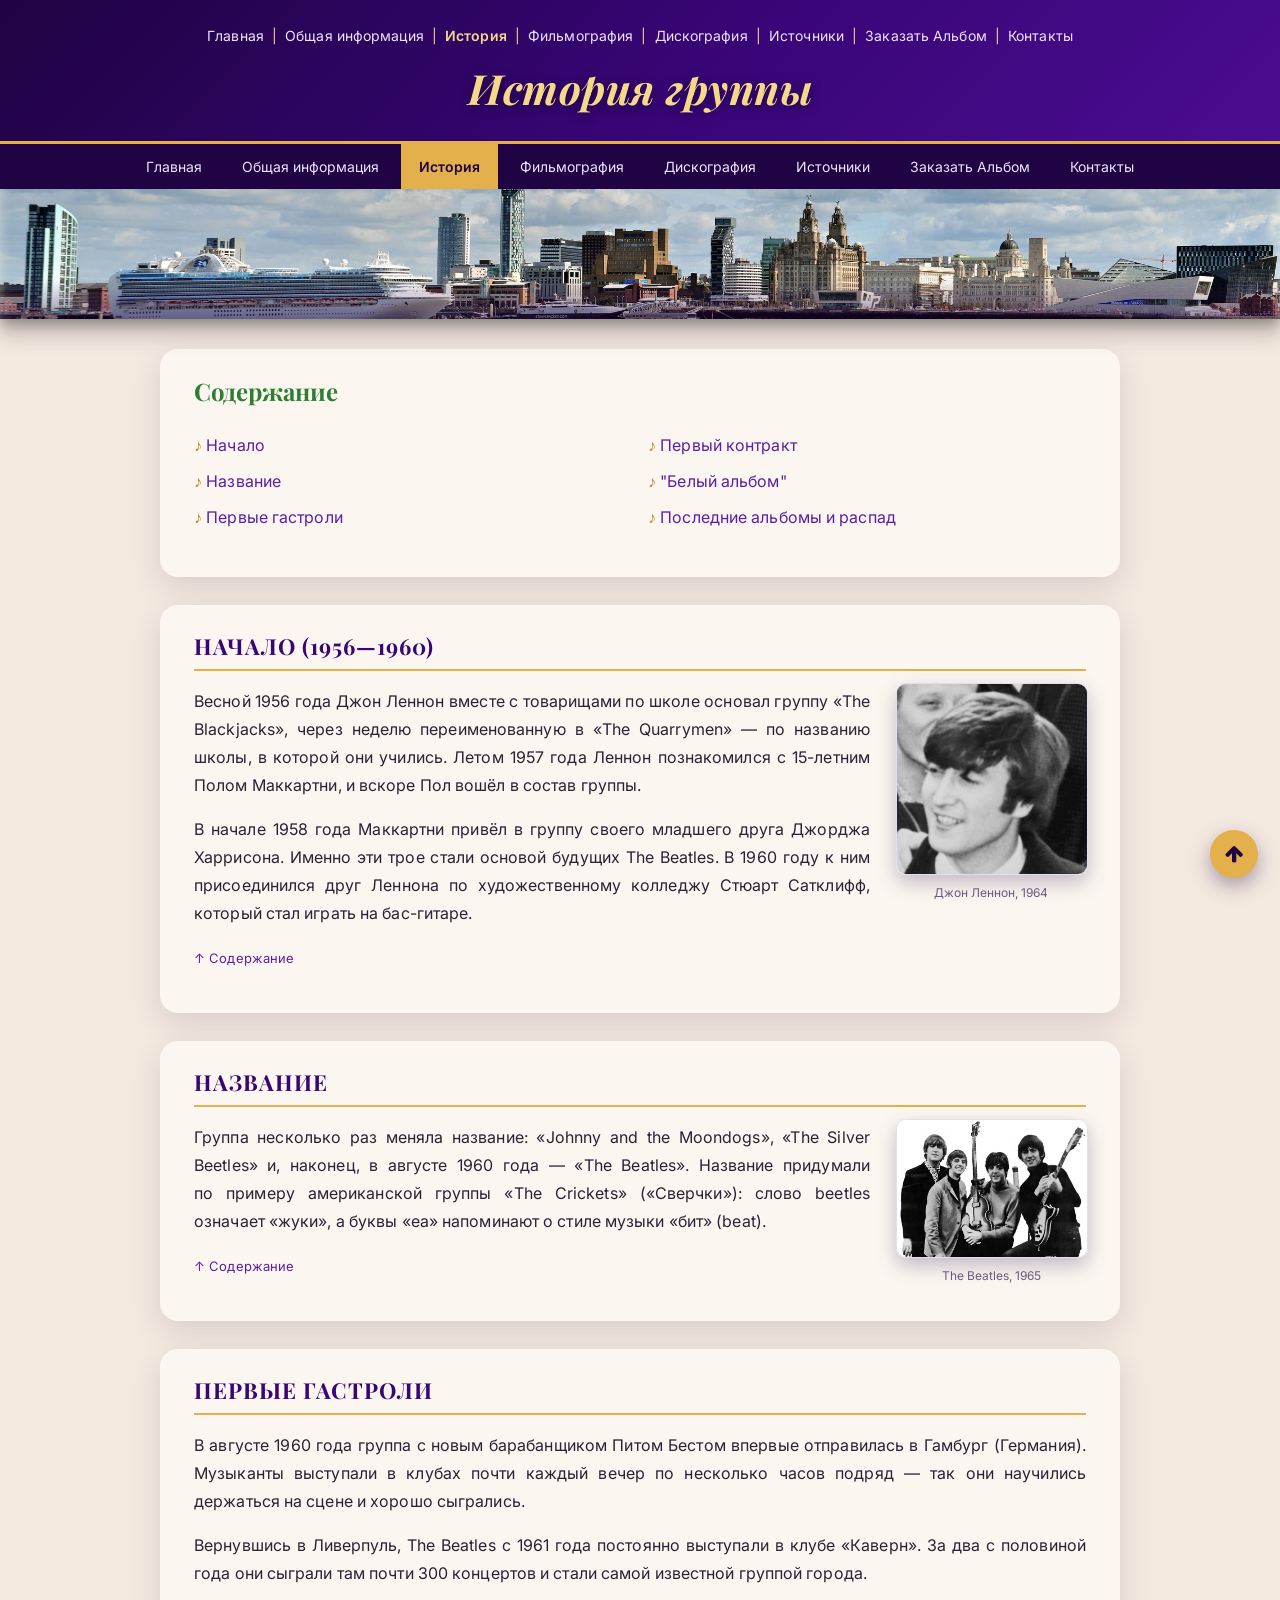
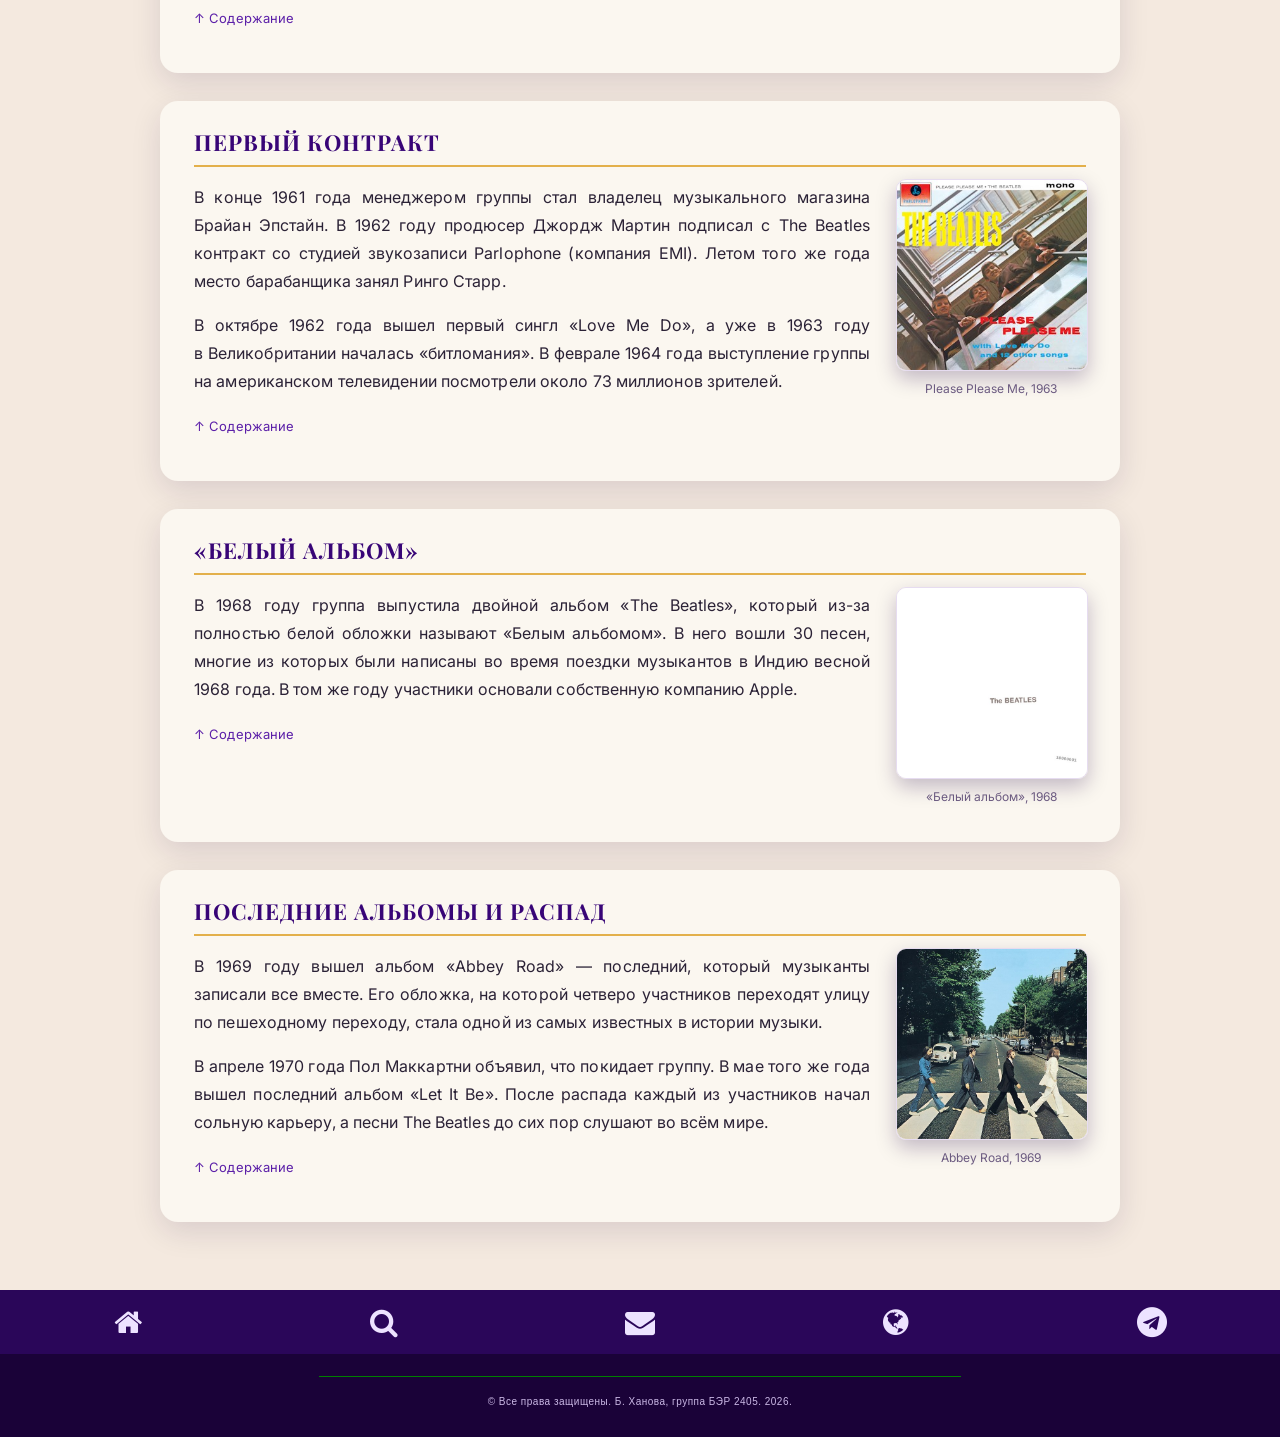
<file: Сайт/History.html>
<!DOCTYPE html>
<HTML lang="ru">
<!-- ТК1, задание 1: типовая структура HTML-документа — HTML, HEAD (служебная часть), TITLE (заголовок вкладки), BODY (содержимое) -->
<HEAD>
  <meta charset="utf-8">
  <meta name="viewport" content="width=device-width, initial-scale=1">
  <meta name="description" content="История группы The Beatles с 1956 по 1970 год.">
  <TITLE>История</TITLE>
  <link rel="icon" type="image/png" href="IMAGES/favicon.png">
  <!-- ТК5, задание 1: подключение внешней таблицы стилей -->
  <link rel="stylesheet" href="CSS/style.css">
  <!-- шрифты (Google Fonts) и значки (Font Awesome) подключаются из интернета -->
  <link rel="stylesheet" href="https://fonts.googleapis.com/css2?family=Playfair+Display:ital,wght@0,600;1,600&family=Inter:ital,wght@0,400;0,500;0,600;1,400&display=swap">
  <link rel="stylesheet" href="https://cdnjs.cloudflare.com/ajax/libs/font-awesome/4.7.0/css/font-awesome.min.css">
  <style type="text/css">
    .toc UL { columns: 2; list-style: none; padding: 0; }
    .toc LI { margin: 0; padding: 4px 0; break-inside: avoid; }
    .toc LI A::before { content: '♪ '; color: #B8862B; }   /* нота перед пунктом */
    .chapter STRONG {
      display: block;
      font-family: "Playfair Display", Georgia, serif;
      font-size: 22px;
      letter-spacing: 1px;
      color: #380577;
      border-bottom: 2px solid #E3B04B;
      padding-bottom: 8px;
      margin-bottom: 6px;
    }
    .up A { font-size: 13px; }
    .up A::before { content: '↑ '; }
    .chapter { display: flow-root; }            /* блок растягивается под картинку с float */
    /* картинка справа, текст обтекает её слева */
    .fig-right { float: right; width: 190px; margin: 6px 0 12px 26px; text-align: center; }
    .fig-right IMG {
      width: 100%;
      height: auto;
      border-radius: 10px;
      border: 1px solid #e6dcf0;
      box-shadow: 0 8px 20px rgba(31, 3, 66, 0.25);
    }
    .fig-right figcaption { font-family: Inter, Arial, sans-serif; font-size: 12px; color: #6b5a80; margin-top: 6px; }
    @media (max-width: 800px) {
      .toc UL { columns: 1; }
      .fig-right { float: none; width: 62%; margin: 4px auto 14px; }
    }
  </style>
</HEAD>
<BODY bgcolor="#F3F0E8">
  <header>
    <!-- ТК2: строка меню — ссылки на все страницы, кроме текущей. Самостоятельная работа, п. 2: шрифт и цвет строки задан атрибутом style -->
    <p class="nav" align="center" style="font-family: Inter, Arial, sans-serif; color:#F5D98B">
      <a href="index.html">Главная</a> |
      <a href="Info.html">Общая информация</a> |
      <span class="current">История</span> |
      <a href="Film.html">Фильмография</a> |
      <a href="Disc.html">Дискография</a> |
      <a href="Links.html">Источники</a> |
      <a href="Shop.html">Заказать Альбом</a> |
      <a href="Contacts.html">Контакты</a>
    </p>
    <!-- закладка top: сюда ведут ссылки «Содержание» внизу каждого раздела -->
    <H1 align=center><EM>История группы <A name=top></A></EM></H1>
  </header>
  <!-- Самостоятельная работа, задание 1.3: меню горизонтальной прокрутки -->
  <div class="scrollmenu">
    <a href="index.html">Главная</a>
    <a href="Info.html">Общая информация</a>
    <span>История</span>
    <a href="Film.html">Фильмография</a>
    <a href="Disc.html">Дискография</a>
    <a href="Links.html">Источники</a>
    <a href="Shop.html">Заказать Альбом</a>
    <a href="Contacts.html">Контакты</a>
  </div>
  <!-- ТК5, задание 4: блок-панорама между шапкой и основной частью (оформление — #panorama в style.css) -->
  <div id="panorama"><img src="IMAGES/panorama.jpg" alt="Панорама Ливерпуля"></div>
  <main>
    <!-- ТК3, задание 2: маркированный список со ссылками на закладки -->
    <section class="card toc">
      <H2><FONT color="#2E7D32">Содержание</FONT></H2>
      <UL>
        <LI><A href=#c1>Начало</A></LI>
        <LI><A href=#c2>Название</A></LI>
        <LI><A href=#c3>Первые гастроли</A></LI>
        <LI><A href=#c4>Первый контракт</A></LI>
        <LI><A href=#c5>"Белый альбом"</A></LI>
        <LI><A href=#c6>Последние альбомы и распад</A></LI>
      </UL>
    </section>
    <!-- раздел: заголовок с закладкой (A name), картинка справа с обтеканием (float: right) и ссылка наверх -->
    <section class="card chapter">
      <STRONG>НАЧАЛО (1956—1960) <A name=c1></A></STRONG>
      <figure class="fig-right"><IMG src="IMAGES/lennon.jpg" alt="Джон Леннон, 1964" loading="lazy"><figcaption>Джон Леннон, 1964</figcaption></figure>
      <P align=justify>Весной 1956 года Джон Леннон вместе с товарищами по школе основал группу «The Blackjacks», через неделю переименованную в «The Quarrymen» — по названию школы, в которой они учились. Летом 1957 года Леннон познакомился с 15-летним Полом Маккартни, и вскоре Пол вошёл в состав группы.</P>
      <P align=justify>В начале 1958 года Маккартни привёл в группу своего младшего друга Джорджа Харрисона. Именно эти трое стали основой будущих The Beatles. В 1960 году к ним присоединился друг Леннона по художественному колледжу Стюарт Сатклифф, который стал играть на бас-гитаре.</P>
      <P class="up"><A href=#top>Содержание</A></P>
    </section>
    <!-- раздел: заголовок с закладкой (A name), картинка справа с обтеканием (float: right) и ссылка наверх -->
    <section class="card chapter">
      <STRONG>НАЗВАНИЕ <A name=c2></A></STRONG>
      <figure class="fig-right"><IMG src="beatles.jpg" alt="The Beatles, 1965" loading="lazy"><figcaption>The Beatles, 1965</figcaption></figure>
      <P align=justify>Группа несколько раз меняла название: «Johnny and the Moondogs», «The Silver Beetles» и, наконец, в августе 1960 года — «The Beatles». Название придумали по примеру американской группы «The Crickets» («Сверчки»): слово beetles означает «жуки», а буквы «ea» напоминают о стиле музыки «бит» (beat).</P>
      <P class="up"><A href=#top>Содержание</A></P>
    </section>
    <!-- раздел: заголовок с закладкой (A name), картинка справа с обтеканием (float: right) и ссылка наверх -->
    <section class="card chapter">
      <STRONG>ПЕРВЫЕ ГАСТРОЛИ <A name=c3></A></STRONG>
      <P align=justify>В августе 1960 года группа с новым барабанщиком Питом Бестом впервые отправилась в Гамбург (Германия). Музыканты выступали в клубах почти каждый вечер по несколько часов подряд — так они научились держаться на сцене и хорошо сыгрались.</P>
      <P align=justify>Вернувшись в Ливерпуль, The Beatles с 1961 года постоянно выступали в клубе «Каверн». За два с половиной года они сыграли там почти 300 концертов и стали самой известной группой города.</P>
      <P class="up"><A href=#top>Содержание</A></P>
    </section>
    <!-- раздел: заголовок с закладкой (A name), картинка справа с обтеканием (float: right) и ссылка наверх -->
    <section class="card chapter">
      <STRONG>ПЕРВЫЙ КОНТРАКТ <A name=c4></A></STRONG>
      <figure class="fig-right"><IMG src="IMAGES/album01.jpg" alt="Please Please Me, 1963" loading="lazy"><figcaption>Please Please Me, 1963</figcaption></figure>
      <P align=justify>В конце 1961 года менеджером группы стал владелец музыкального магазина Брайан Эпстайн. В 1962 году продюсер Джордж Мартин подписал с The Beatles контракт со студией звукозаписи Parlophone (компания EMI). Летом того же года место барабанщика занял Ринго Старр.</P>
      <P align=justify>В октябре 1962 года вышел первый сингл «Love Me Do», а уже в 1963 году в Великобритании началась «битломания». В феврале 1964 года выступление группы на американском телевидении посмотрели около 73 миллионов зрителей.</P>
      <P class="up"><A href=#top>Содержание</A></P>
    </section>
    <!-- раздел: заголовок с закладкой (A name), картинка справа с обтеканием (float: right) и ссылка наверх -->
    <section class="card chapter">
      <STRONG>«БЕЛЫЙ АЛЬБОМ» <A name=c5></A></STRONG>
      <figure class="fig-right"><IMG src="IMAGES/album10.jpg" alt="«Белый альбом», 1968" loading="lazy"><figcaption>«Белый альбом», 1968</figcaption></figure>
      <P align=justify>В 1968 году группа выпустила двойной альбом «The Beatles», который из-за полностью белой обложки называют «Белым альбомом». В него вошли 30 песен, многие из которых были написаны во время поездки музыкантов в Индию весной 1968 года. В том же году участники основали собственную компанию Apple.</P>
      <P class="up"><A href=#top>Содержание</A></P>
    </section>
    <!-- раздел: заголовок с закладкой (A name), картинка справа с обтеканием (float: right) и ссылка наверх -->
    <section class="card chapter">
      <STRONG>ПОСЛЕДНИЕ АЛЬБОМЫ И РАСПАД <A name=c6></A></STRONG>
      <figure class="fig-right"><IMG src="IMAGES/album12.jpg" alt="Abbey Road, 1969" loading="lazy"><figcaption>Abbey Road, 1969</figcaption></figure>
      <P align=justify>В 1969 году вышел альбом «Abbey Road» — последний, который музыканты записали все вместе. Его обложка, на которой четверо участников переходят улицу по пешеходному переходу, стала одной из самых известных в истории музыки.</P>
      <P align=justify>В апреле 1970 года Пол Маккартни объявил, что покидает группу. В мае того же года вышел последний альбом «Let It Be». После распада каждый из участников начал сольную карьеру, а песни The Beatles до сих пор слушают во всём мире.</P>
      <P class="up"><A href=#top>Содержание</A></P>
    </section>
    <!-- кнопка «Наверх»: ссылка на закладку top -->
    <a href="#top" class="to-top" title="Наверх" aria-label="Наверх"><i class="fa fa-arrow-up"></i></a>
  </main>
  <footer>
    <!-- Самостоятельная работа, задание 2: панель значков -->
    <div class="icon-bar">
      <a href="index.html" title="Главная" aria-label="Главная"><i class="fa fa-home"></i></a>
      <a href="Links.html" title="Источники" aria-label="Источники"><i class="fa fa-search"></i></a>
      <a href="mailto:hanowa2024@mail.ru" title="Написать письмо" aria-label="Написать письмо"><i class="fa fa-envelope"></i></a>
      <a href="https://ru.wikipedia.org/wiki/The_Beatles" target="_blank" title="The Beatles в Википедии" aria-label="The Beatles в Википедии"><i class="fa fa-globe"></i></a>
      <a href="https://t.me/bh_108899" target="_blank" title="Telegram" aria-label="Telegram"><i class="fa fa-telegram"></i></a>
    </div>
    <!-- ТК1, задание 4: горизонтальная линия -->
    <HR align=center width=50% size=1 color=green>
    <!-- ТК1, задание 5: авторские права -->
    <P align=center><FONT face=Arial size=1>&copy; Все права защищены. Б. Ханова, группа БЭР 2405. 2026.</FONT></P>
  </footer>
</BODY>
</HTML>
</file>
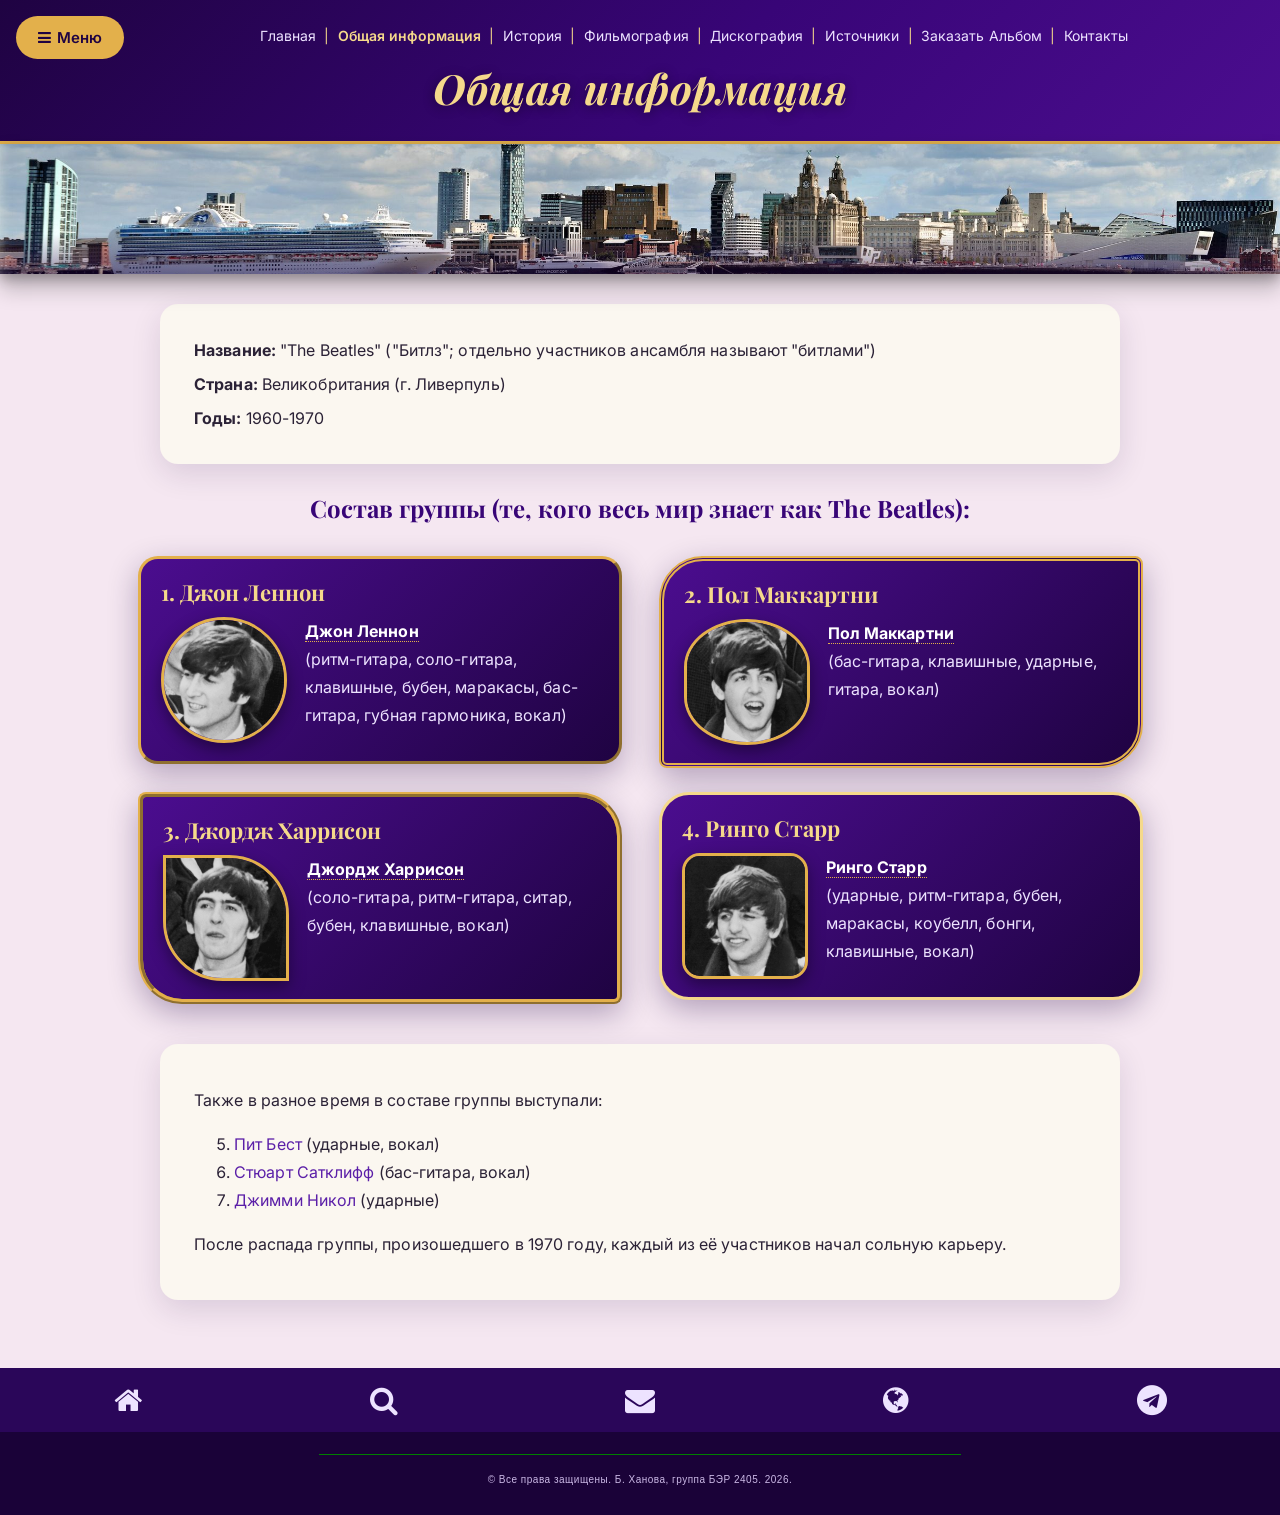
<file: Сайт/Info.html>
<!DOCTYPE html>
<HTML lang="ru">
<!-- ТК1, задание 1: типовая структура HTML-документа — HTML, HEAD (служебная часть), TITLE (заголовок вкладки), BODY (содержимое) -->
<HEAD>
  <meta charset="utf-8">
  <meta name="viewport" content="width=device-width, initial-scale=1">
  <meta name="description" content="Общая информация о группе The Beatles: название, страна, годы и состав группы.">
  <TITLE>Общая информация</TITLE>
  <link rel="icon" type="image/png" href="IMAGES/favicon.png">
  <!-- ТК5, задание 1: подключение внешней таблицы стилей -->
  <link rel="stylesheet" href="CSS/style.css">
  <!-- шрифты (Google Fonts) и значки (Font Awesome) подключаются из интернета -->
  <link rel="stylesheet" href="https://fonts.googleapis.com/css2?family=Playfair+Display:ital,wght@0,600;1,600&family=Inter:ital,wght@0,400;0,500;0,600;1,400&display=swap">
  <link rel="stylesheet" href="https://cdnjs.cloudflare.com/ajax/libs/font-awesome/4.7.0/css/font-awesome.min.css">
  <style type="text/css">
    /* ТК5, задание 4: блоки участников группы (по два в ряд) */
    .members { text-align: center; max-width: 1100px; margin: 0 auto; }
    .textcols-item {
      white-space: normal;
      display: inline-block;
      box-sizing: border-box;
      width: 44%;
      min-height: 190px;
      margin: 12px 1.5%;
      padding: 18px 20px;
      border-width: 3px;
      border-style: outset;
      border-color: #E3B04B;
      border-radius: 20px;
      box-shadow: 0 10px 30px rgba(31, 3, 66, 0.3);
      vertical-align: top;
      background: #380577;
      background-image: linear-gradient(135deg, #4b0d8f, #1f0342);
      text-align: left;
    }
    .textcols-item { transition: transform .25s, box-shadow .25s; }
    .textcols-item:hover { transform: translateY(-5px); box-shadow: 0 16px 36px rgba(31, 3, 66, 0.4); }
    .textcols-item h3 { color: #F5D98B; margin: 0 0 10px; font-size: 22px; }
    .textcols-item p a { color: #fff; font-family: Inter, Arial, sans-serif; border-bottom: 1px dotted #E3B04B; }
    .textcols-item p a:hover { color: #F5D98B; }
    .textcols-item p { color: #EDE3FF; text-align: left; margin: 0; }
    .textcols-item p b { color: #fff; font-size: 16px; }
    IMG.fig {
      float: left;           /* обтекание картинки по правому краю */
      width: 120px;
      height: 120px;
      object-fit: cover;
      margin-right: 18px;
      border-radius: 50%;
      border: 3px solid #E3B04B;
      box-shadow: 0 6px 16px rgba(0, 0, 0, 0.4);
    }
    /* п. 9: разные формы фотографий участников */
    IMG.oval   { border-radius: 50% / 38%; }
    IMG.leaf   { border-radius: 0 60px 0 60px; }
    IMG.square { border-radius: 18px; }
    /* п. 10: разные формы блоков и рамок */
    .shape2 { border-radius: 44px 8px; border-style: double; border-width: 5px; }
    .shape3 { border-radius: 8px 44px; border-style: ridge; border-width: 5px; }
    .shape4 { border-radius: 30px; border-style: solid; border-color: #F5D98B; }
    .facts-list P { margin: 6px 0; }
  </style>
</HEAD>
<BODY bgcolor="#F4EEFB">
  <header>
    <!-- Самостоятельная работа, задание 1.2: кнопка «Меню» со всплывающим списком (список появляется при наведении, правила .dropdown в style.css) -->
    <div class="dropdown">
      <button type="button" class="dropbtn"><i class="fa fa-bars"></i>Меню</button>
      <div class="dropdown-content">
        <a href="index.html">Главная</a>
        <span>Общая информация</span>
        <a href="History.html">История</a>
        <a href="Film.html">Фильмография</a>
        <a href="Disc.html">Дискография</a>
        <a href="Links.html">Источники</a>
        <a href="Shop.html">Заказать Альбом</a>
        <a href="Contacts.html">Контакты</a>
      </div>
    </div>
    <!-- ТК2: строка меню — ссылки на все страницы, кроме текущей. Самостоятельная работа, п. 2: шрифт и цвет строки задан атрибутом style -->
    <p class="nav" align="center" style="font-family: Inter, Arial, sans-serif; color:#F5D98B">
      <a href="index.html">Главная</a> |
      <span class="current">Общая информация</span> |
      <a href="History.html">История</a> |
      <a href="Film.html">Фильмография</a> |
      <a href="Disc.html">Дискография</a> |
      <a href="Links.html">Источники</a> |
      <a href="Shop.html">Заказать Альбом</a> |
      <a href="Contacts.html">Контакты</a>
    </p>
    <H1 align=center><EM>Общая информация</EM></H1>
  </header>
  <!-- ТК5, задание 4: блок-панорама между шапкой и основной частью (оформление — #panorama в style.css) -->
  <div id="panorama"><img src="IMAGES/panorama.jpg" alt="Панорама Ливерпуля"></div>
  <main>
    <!-- ТК3, задание 1: общая информация -->
    <section class="card facts-list">
      <P><strong>Название:</strong> "The Beatles" ("Битлз"; отдельно участников ансамбля называют "битлами")</P>
      <P><strong>Страна:</strong> Великобритания (г. Ливерпуль)</P>
      <P><strong>Годы:</strong> 1960-1970</P>
    </section>
    <!-- ТК5, задание 4: состав группы в блоках article; у фотографий разные формы (классы oval, leaf, square), у блоков — разные рамки (shape2, shape3, shape4) -->
    <section class="members">
      <h2><strong>Состав группы</strong> (те, кого весь мир знает как The Beatles):</h2>
      <article class="textcols">
        <article class="textcols-item">
          <h3>1. Джон Леннон</h3>
          <p><IMG src="IMAGES/lennon.jpg" alt="Джон Леннон" class="fig" width=120 height=120><b><a href="https://ru.wikipedia.org/wiki/Леннон,_Джон" target="_blank" title="Джон Леннон в Википедии">Джон Леннон</a></b><br>(ритм-гитара, соло-гитара, клавишные, бубен, маракасы, бас-гитара, губная гармоника, вокал)</p>
        </article>
        <article class="textcols-item shape2">
          <h3>2. Пол Маккартни</h3>
          <p><IMG src="IMAGES/mccartney.jpg" alt="Пол Маккартни" class="fig oval" width=120 height=120><b><a href="https://ru.wikipedia.org/wiki/Маккартни,_Пол" target="_blank" title="Пол Маккартни в Википедии">Пол Маккартни</a></b><br>(бас-гитара, клавишные, ударные, гитара, вокал)</p>
        </article>
        <article class="textcols-item shape3">
          <h3>3. Джордж Харрисон</h3>
          <p><IMG src="IMAGES/harrison.jpg" alt="Джордж Харрисон" class="fig leaf" width=120 height=120><b><a href="https://ru.wikipedia.org/wiki/Харрисон,_Джордж" target="_blank" title="Джордж Харрисон в Википедии">Джордж Харрисон</a></b><br>(соло-гитара, ритм-гитара, ситар, бубен, клавишные, вокал)</p>
        </article>
        <article class="textcols-item shape4">
          <h3>4. Ринго Старр</h3>
          <p><IMG src="IMAGES/starr.jpg" alt="Ринго Старр" class="fig square" width=120 height=120><b><a href="https://ru.wikipedia.org/wiki/Ринго_Старр" target="_blank" title="Ринго Старр в Википедии">Ринго Старр</a></b><br>(ударные, ритм-гитара, бубен, маракасы, коубелл, бонги, клавишные, вокал)</p>
        </article>
      </article>
    </section>
    <section class="card" style="margin-top: 28px;">
      <P>Также в разное время в составе группы выступали:</P>
      <!-- нумерованный список продолжается с номера 5 -->
      <OL start="5">
        <LI><A href="https://ru.wikipedia.org/wiki/Бест,_Пит" target="_blank">Пит Бест</A> (ударные, вокал)</LI>
        <LI><A href="https://ru.wikipedia.org/wiki/Сатклифф,_Стюарт" target="_blank">Стюарт Сатклифф</A> (бас-гитара, вокал)</LI>
        <LI><A href="https://ru.wikipedia.org/wiki/Никол,_Джимми" target="_blank">Джимми Никол</A> (ударные)</LI>
      </OL>
      <P>После распада группы, произошедшего в 1970 году, каждый из её участников начал сольную карьеру.</P>
    </section>
  </main>
  <footer>
    <!-- Самостоятельная работа, задание 2: панель значков -->
    <div class="icon-bar">
      <a href="index.html" title="Главная" aria-label="Главная"><i class="fa fa-home"></i></a>
      <a href="Links.html" title="Источники" aria-label="Источники"><i class="fa fa-search"></i></a>
      <a href="mailto:hanowa2024@mail.ru" title="Написать письмо" aria-label="Написать письмо"><i class="fa fa-envelope"></i></a>
      <a href="https://ru.wikipedia.org/wiki/The_Beatles" target="_blank" title="The Beatles в Википедии" aria-label="The Beatles в Википедии"><i class="fa fa-globe"></i></a>
      <a href="https://t.me/bh_108899" target="_blank" title="Telegram" aria-label="Telegram"><i class="fa fa-telegram"></i></a>
    </div>
    <!-- ТК1, задание 4: горизонтальная линия -->
    <HR align=center width=50% size=1 color=green>
    <!-- ТК1, задание 5: авторские права -->
    <P align=center><FONT face=Arial size=1>&copy; Все права защищены. Б. Ханова, группа БЭР 2405. 2026.</FONT></P>
  </footer>
</BODY>
</HTML>
</file>
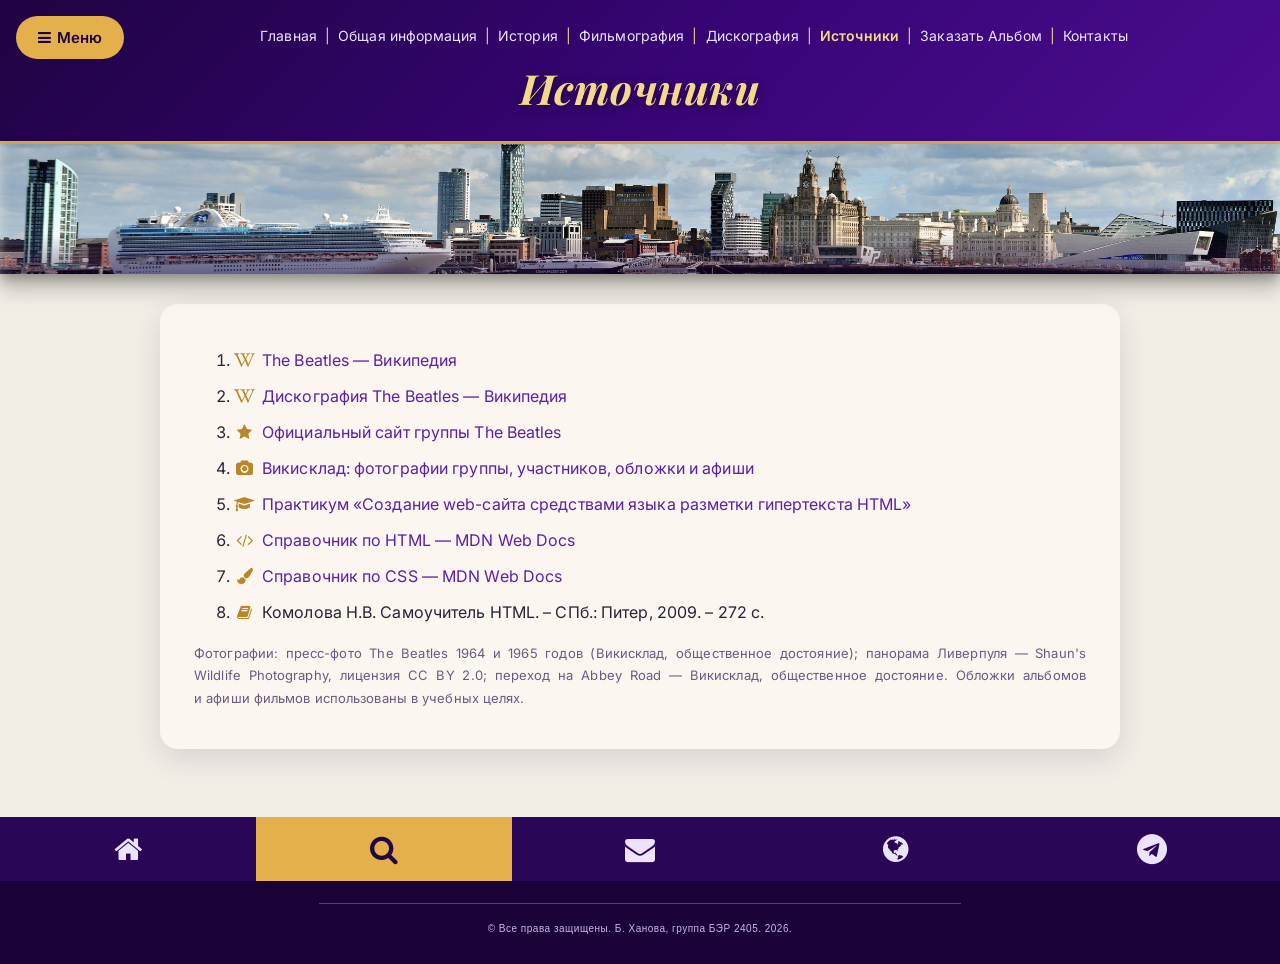
<file: Сайт/Links.html>
<!DOCTYPE html>
<HTML lang="ru">
<!-- ТК1, задание 1: типовая структура HTML-документа — HTML, HEAD (служебная часть), TITLE (заголовок вкладки), BODY (содержимое) -->
<HEAD>
  <meta charset="utf-8">
  <meta name="viewport" content="width=device-width, initial-scale=1">
  <meta name="description" content="Источники информации, использованные при создании сайта о The Beatles.">
  <TITLE>Источники</TITLE>
  <link rel="icon" type="image/png" href="IMAGES/favicon.png">
  <!-- ТК5, задание 1: подключение внешней таблицы стилей -->
  <link rel="stylesheet" href="CSS/style.css">
  <!-- шрифты (Google Fonts) и значки (Font Awesome) подключаются из интернета -->
  <link rel="stylesheet" href="https://fonts.googleapis.com/css2?family=Playfair+Display:ital,wght@0,600;1,600&family=Inter:ital,wght@0,400;0,500;0,600;1,400&display=swap">
  <link rel="stylesheet" href="https://cdnjs.cloudflare.com/ajax/libs/font-awesome/4.7.0/css/font-awesome.min.css">
</HEAD>
<BODY bgcolor="#F1F5EF">
  <header>
    <!-- Самостоятельная работа, задание 1.2: кнопка «Меню» со всплывающим списком (список появляется при наведении, правила .dropdown в style.css) -->
    <div class="dropdown">
      <button type="button" class="dropbtn"><i class="fa fa-bars"></i>Меню</button>
      <div class="dropdown-content">
        <a href="index.html">Главная</a>
        <a href="Info.html">Общая информация</a>
        <a href="History.html">История</a>
        <a href="Film.html">Фильмография</a>
        <a href="Disc.html">Дискография</a>
        <span>Источники</span>
        <a href="Shop.html">Заказать Альбом</a>
        <a href="Contacts.html">Контакты</a>
      </div>
    </div>
    <!-- ТК2: строка меню — ссылки на все страницы, кроме текущей. Самостоятельная работа, п. 2: шрифт и цвет строки задан атрибутом style -->
    <p class="nav" align="center" style="font-family: Inter, Arial, sans-serif; color:#F5D98B">
      <a href="index.html">Главная</a> |
      <a href="Info.html">Общая информация</a> |
      <a href="History.html">История</a> |
      <a href="Film.html">Фильмография</a> |
      <a href="Disc.html">Дискография</a> |
      <span class="current">Источники</span> |
      <a href="Shop.html">Заказать Альбом</a> |
      <a href="Contacts.html">Контакты</a>
    </p>
    <H1 align=center><EM>Источники</EM></H1>
  </header>
  <!-- ТК5, задание 4: блок-панорама между шапкой и основной частью (оформление — #panorama в style.css) -->
  <div id="panorama"><img src="IMAGES/panorama.jpg" alt="Панорама Ливерпуля"></div>
  <main>
    <section class="card">
      <!-- ТК4, задание 2: нумерованный список с внешними ссылками -->
      <OL class="sources">
        <LI><i class="fa fa-wikipedia-w"></i><A href="https://ru.wikipedia.org/wiki/The_Beatles" target="_blank">The Beatles — Википедия</A></LI>
        <LI><i class="fa fa-wikipedia-w"></i><A href="https://ru.wikipedia.org/wiki/Дискография_The_Beatles" target="_blank">Дискография The Beatles — Википедия</A></LI>
        <LI><i class="fa fa-star"></i><A href="https://www.thebeatles.com/" target="_blank">Официальный сайт группы The Beatles</A></LI>
        <LI><i class="fa fa-camera"></i><A href="https://commons.wikimedia.org/wiki/Category:The_Beatles" target="_blank">Викисклад: фотографии группы, участников, обложки и афиши</A></LI>
        <LI><i class="fa fa-graduation-cap"></i><A href="https://sites.google.com/view/365informatika" target="_blank">Практикум «Создание web-сайта средствами языка разметки гипертекста HTML»</A></LI>
        <LI><i class="fa fa-code"></i><A href="https://developer.mozilla.org/ru/docs/Web/HTML" target="_blank">Справочник по HTML — MDN Web Docs</A></LI>
        <LI><i class="fa fa-paint-brush"></i><A href="https://developer.mozilla.org/ru/docs/Web/CSS" target="_blank">Справочник по CSS — MDN Web Docs</A></LI>
        <LI><i class="fa fa-book"></i>Комолова Н.В. Самоучитель HTML. – СПб.: Питер, 2009. – 272 с.</LI>
      </OL>
      <P style="font-size:13px; color:#6b5a80;">Фотографии: пресс-фото The Beatles 1964 и 1965 годов (Викисклад, общественное достояние); панорама Ливерпуля — Shaun's Wildlife Photography, лицензия CC BY 2.0; переход на Abbey Road — Викисклад, общественное достояние. Обложки альбомов и афиши фильмов использованы в учебных целях.</P>
    </section>
  </main>
  <footer>
    <!-- Самостоятельная работа, задание 2: панель значков -->
    <div class="icon-bar">
      <a href="index.html" title="Главная" aria-label="Главная"><i class="fa fa-home"></i></a>
      <a class="active" href="Links.html" title="Источники" aria-label="Источники"><i class="fa fa-search"></i></a>
      <a href="mailto:hanowa2024@mail.ru" title="Написать письмо" aria-label="Написать письмо"><i class="fa fa-envelope"></i></a>
      <a href="https://ru.wikipedia.org/wiki/The_Beatles" target="_blank" title="The Beatles в Википедии" aria-label="The Beatles в Википедии"><i class="fa fa-globe"></i></a>
      <a href="https://t.me/bh_108899" target="_blank" title="Telegram" aria-label="Telegram"><i class="fa fa-telegram"></i></a>
    </div>
    <!-- ТК1, задание 4: горизонтальная линия -->
    <HR align=center width=50% size=1 color=green>
    <!-- ТК1, задание 5: авторские права -->
    <P align=center><FONT face=Arial size=1>&copy; Все права защищены. Б. Ханова, группа БЭР 2405. 2026.</FONT></P>
  </footer>
</BODY>
</HTML>
</file>
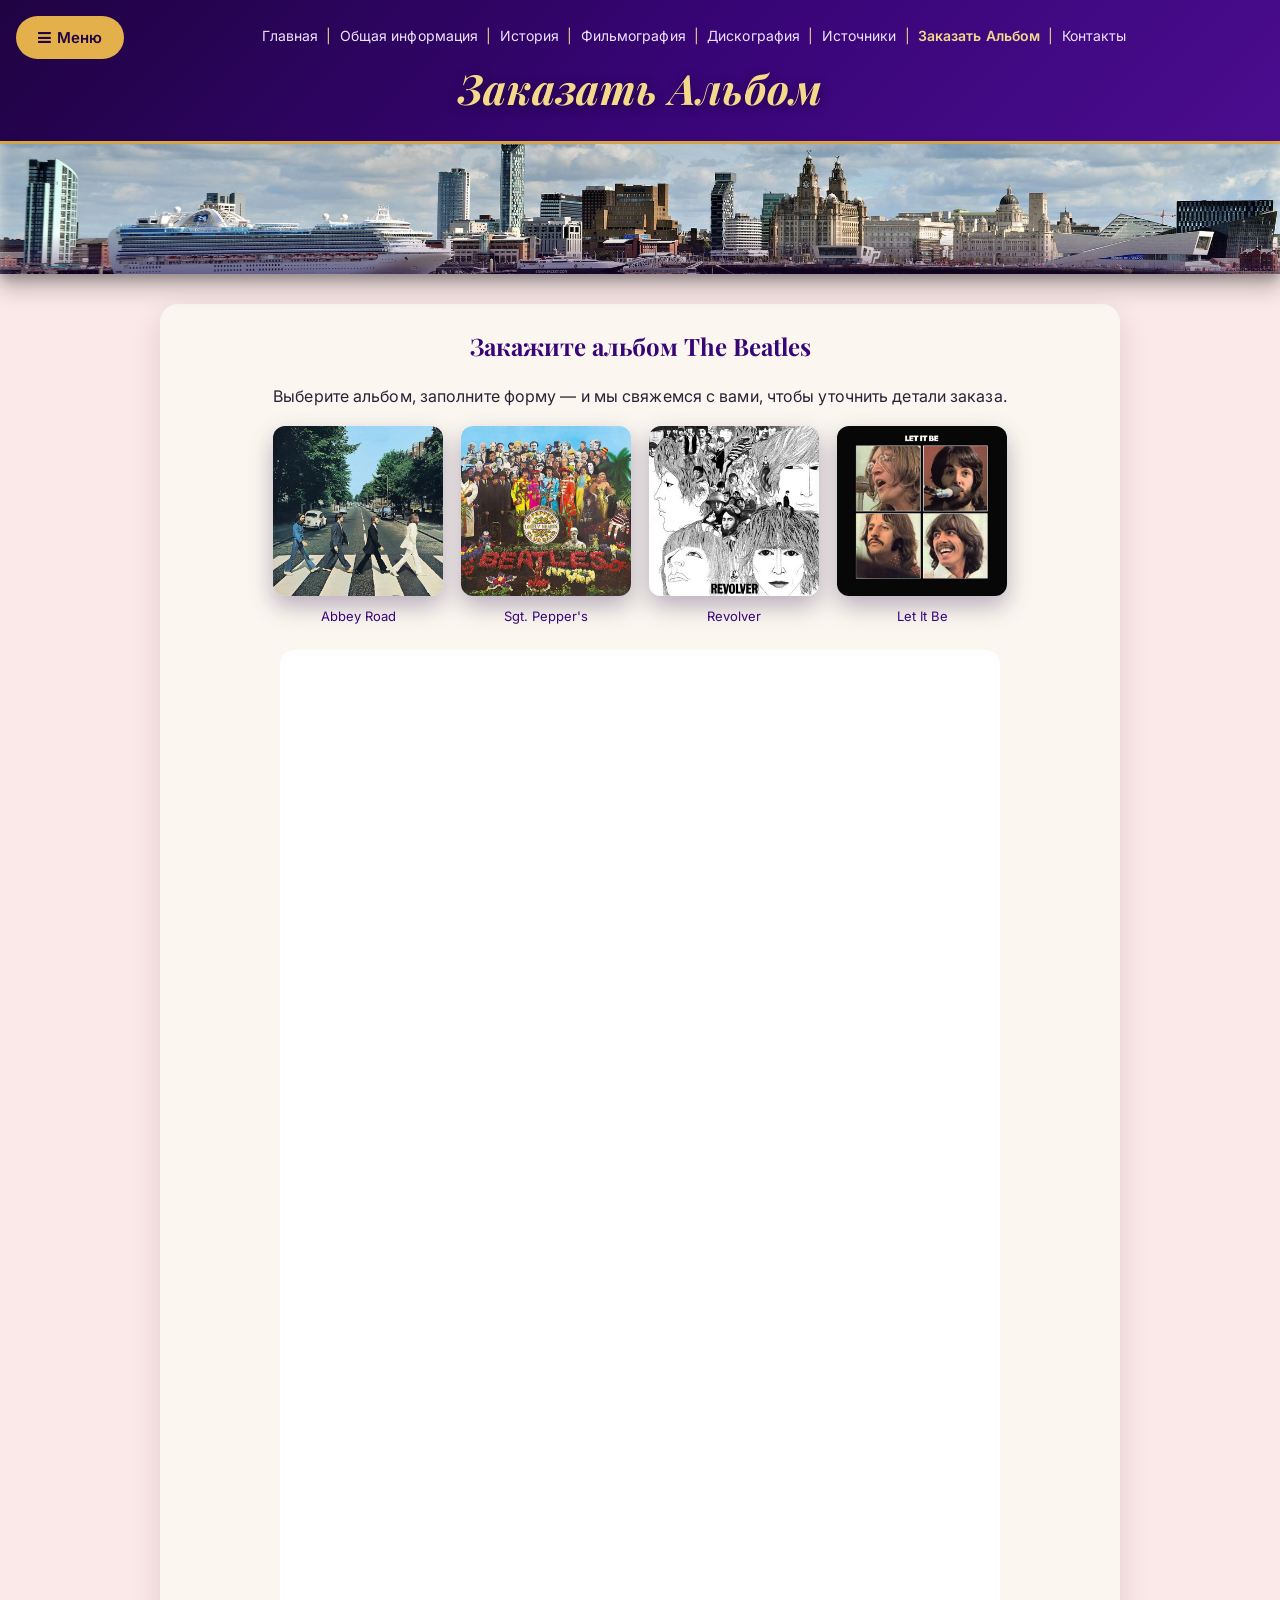
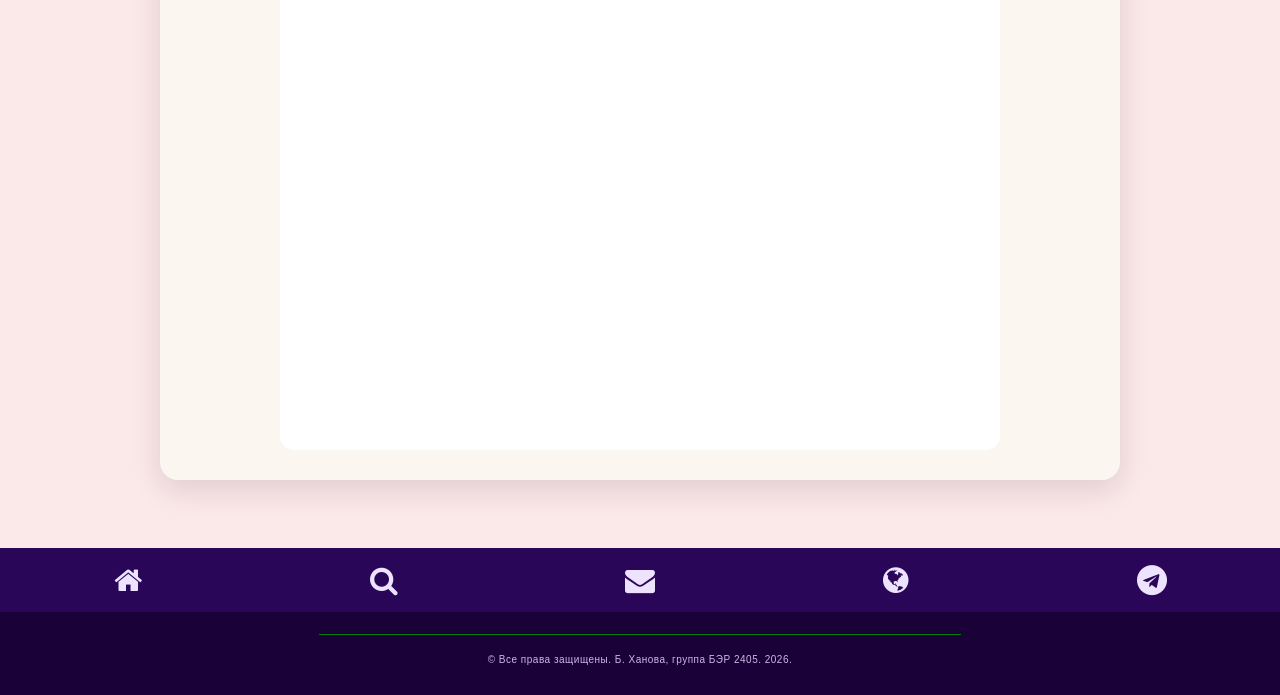
<file: Сайт/Shop.html>
<!DOCTYPE html>
<HTML lang="ru">
<!-- ТК1, задание 1: типовая структура HTML-документа — HTML, HEAD (служебная часть), TITLE (заголовок вкладки), BODY (содержимое) -->
<HEAD>
  <meta charset="utf-8">
  <meta name="viewport" content="width=device-width, initial-scale=1">
  <meta name="description" content="Заказать альбом группы The Beatles.">
  <TITLE>Заказать Альбом</TITLE>
  <link rel="icon" type="image/png" href="IMAGES/favicon.png">
  <!-- ТК5, задание 1: подключение внешней таблицы стилей -->
  <link rel="stylesheet" href="CSS/style.css">
  <!-- шрифты (Google Fonts) и значки (Font Awesome) подключаются из интернета -->
  <link rel="stylesheet" href="https://fonts.googleapis.com/css2?family=Playfair+Display:ital,wght@0,600;1,600&family=Inter:ital,wght@0,400;0,500;0,600;1,400&display=swap">
  <link rel="stylesheet" href="https://cdnjs.cloudflare.com/ajax/libs/font-awesome/4.7.0/css/font-awesome.min.css">
  <style type="text/css">
    /* витрина: самые известные альбомы */
    .showcase { display: flex; flex-wrap: wrap; justify-content: center; gap: 18px; margin: 10px 0 26px; }
    .showcase figure { margin: 0; width: 170px; }
    .showcase img {
      width: 170px;
      height: 170px;
      border-radius: 12px;
      box-shadow: 0 10px 24px rgba(31, 3, 66, 0.3);
      transition: transform .25s;
    }
    .showcase img:hover { transform: scale(1.05) rotate(-1deg); }
    .showcase figcaption { font-family: Inter, Arial, sans-serif; font-size: 13px; color: #380577; margin-top: 8px; }
  </style>
</HEAD>
<BODY bgcolor="#FBEFF1">
  <header>
    <!-- Самостоятельная работа, задание 1.2: кнопка «Меню» со всплывающим списком (список появляется при наведении, правила .dropdown в style.css) -->
    <div class="dropdown">
      <button type="button" class="dropbtn"><i class="fa fa-bars"></i>Меню</button>
      <div class="dropdown-content">
        <a href="index.html">Главная</a>
        <a href="Info.html">Общая информация</a>
        <a href="History.html">История</a>
        <a href="Film.html">Фильмография</a>
        <a href="Disc.html">Дискография</a>
        <a href="Links.html">Источники</a>
        <span>Заказать Альбом</span>
        <a href="Contacts.html">Контакты</a>
      </div>
    </div>
    <!-- ТК2: строка меню — ссылки на все страницы, кроме текущей. Самостоятельная работа, п. 2: шрифт и цвет строки задан атрибутом style -->
    <p class="nav" align="center" style="font-family: Inter, Arial, sans-serif; color:#F5D98B">
      <a href="index.html">Главная</a> |
      <a href="Info.html">Общая информация</a> |
      <a href="History.html">История</a> |
      <a href="Film.html">Фильмография</a> |
      <a href="Disc.html">Дискография</a> |
      <a href="Links.html">Источники</a> |
      <span class="current">Заказать Альбом</span> |
      <a href="Contacts.html">Контакты</a>
    </p>
    <H1 align=center><EM>Заказать Альбом</EM></H1>
  </header>
  <!-- ТК5, задание 4: блок-панорама между шапкой и основной частью (оформление — #panorama в style.css) -->
  <div id="panorama"><img src="IMAGES/panorama.jpg" alt="Панорама Ливерпуля"></div>
  <main>
    <section class="card" style="text-align:center;">
      <h2>Закажите альбом The Beatles</h2>
      <P align=center style="text-align:center">Выберите альбом, заполните форму — и мы свяжемся с вами, чтобы уточнить детали заказа.</P>
      <div class="showcase">
        <figure><img src="IMAGES/album12.jpg" alt="Abbey Road"><figcaption>Abbey Road</figcaption></figure>
        <figure><img src="IMAGES/album08.jpg" alt="Sgt. Pepper's"><figcaption>Sgt. Pepper's</figcaption></figure>
        <figure><img src="IMAGES/album07.jpg" alt="Revolver"><figcaption>Revolver</figcaption></figure>
        <figure><img src="IMAGES/album13.jpg" alt="Let It Be"><figcaption>Let It Be</figcaption></figure>
      </div>
      <!-- Самостоятельная работа, п. 4: форма заказа Google Forms вставлена тегом iframe (окно с другой страницей внутри нашей) -->
      <center>
        <iframe src="https://docs.google.com/forms/d/e/1FAIpQLSeXiHX9KZyFFQpqmVy2GKFbMjvsBsEr0MTZYdErfKYwYL_PmQ/viewform?embedded=true" width="100%" height="1400" frameborder="0" marginheight="0" marginwidth="0" style="max-width:720px; border-radius:14px; background:#fff;">Загрузка…</iframe>
      </center>
    </section>
  </main>
  <footer>
    <!-- Самостоятельная работа, задание 2: панель значков -->
    <div class="icon-bar">
      <a href="index.html" title="Главная" aria-label="Главная"><i class="fa fa-home"></i></a>
      <a href="Links.html" title="Источники" aria-label="Источники"><i class="fa fa-search"></i></a>
      <a href="mailto:hanowa2024@mail.ru" title="Написать письмо" aria-label="Написать письмо"><i class="fa fa-envelope"></i></a>
      <a href="https://ru.wikipedia.org/wiki/The_Beatles" target="_blank" title="The Beatles в Википедии" aria-label="The Beatles в Википедии"><i class="fa fa-globe"></i></a>
      <a href="https://t.me/bh_108899" target="_blank" title="Telegram" aria-label="Telegram"><i class="fa fa-telegram"></i></a>
    </div>
    <!-- ТК1, задание 4: горизонтальная линия -->
    <HR align=center width=50% size=1 color=green>
    <!-- ТК1, задание 5: авторские права -->
    <P align=center><FONT face=Arial size=1>&copy; Все права защищены. Б. Ханова, группа БЭР 2405. 2026.</FONT></P>
  </footer>
</BODY>
</HTML>
</file>
<file: Сайт/CSS/style.css>
/* ============================================================
   Таблица стилей сайта «The Beatles» (подключается на всех страницах)
   Цвета сайта: тёмно-фиолетовый #380577, золотой #E3B04B, светлый #FBF7F0
   ============================================================ */

/* ТК5, задание 1. Шаблон стилей: body, header, main, footer */
body {
    display: block;
    margin: 0;                        /* убираем отступ браузера по краям страницы */
    /* цвет фона здесь не задаём: на каждой странице он задан атрибутом bgcolor,
       а на Главной — фотографией в атрибуте background (самостоятельная работа, п. 1) */
    background-attachment: fixed;     /* фото-фон на Главной стоит на месте при прокрутке */
    background-size: cover;           /* фото растягивается на весь экран */
    background-position: center;
    color: #2b2236;                   /* цвет основного текста */
}

/* Дополнительно: плавная прокрутка к закладкам и оформление мелочей */
html { scroll-behavior: smooth; }             /* переход по ссылке-закладке — плавно, а не рывком */
a[name] { scroll-margin-top: 70px; }          /* закладка не прячется под меню прокрутки */
::selection { background: #F5D98B; color: #1f0342; }   /* цвет выделенного мышкой текста */
:focus-visible { outline: 3px solid #E3B04B; outline-offset: 3px; border-radius: 4px; }  /* рамка при переходе клавишей Tab */
html { scrollbar-color: #4b0d8f #EDE3FF; }    /* цвет полосы прокрутки */
::-webkit-scrollbar { width: 11px; height: 11px; }
::-webkit-scrollbar-track { background: #EDE3FF; }
::-webkit-scrollbar-thumb { background: #4b0d8f; border-radius: 10px; border: 2px solid #EDE3FF; }

/* Дополнительно: анимация. @keyframes описывает, как меняется элемент от начала (from) до конца (to) */
@keyframes rise {                  /* блок плавно появляется и поднимается на 18px */
    from { opacity: 0; transform: translateY(18px); }
    to   { opacity: 1; transform: none; }
}
@keyframes drift {                 /* медленное «дыхание» панорамы: картинка чуть увеличивается */
    from { transform: scale(1); }
    to   { transform: scale(1.07); }
}
@media (prefers-reduced-motion: no-preference) {   /* только если в системе не отключена анимация */
    .card, .facts section, .content, .parent, .textcols-item, .inner-div, .sidenav {
        animation: rise .7s ease-out backwards;   /* backwards: после анимации работают обычные :hover */
    }
    .facts section:nth-child(2), .parent { animation-delay: .12s; }   /* второй блок — чуть позже */
    .facts section:nth-child(3) { animation-delay: .24s; }            /* третий — ещё позже */
    #panorama img { animation: drift 24s ease-in-out infinite alternate; }   /* бесконечно, туда и обратно */
}
@media (prefers-reduced-motion: reduce) {
    html { scroll-behavior: auto; }
}

/* Шапка сайта: тёмно-фиолетовый фон с плавным переходом цвета (градиент) */
header {
    background-color: #380577;
    background-image: linear-gradient(135deg, #1f0342 0%, #380577 55%, #4b0d8f 100%);
    color: MediumSlateBlue;
    padding: 1rem 1rem 1.6rem;        /* внутренние отступы: сверху, по бокам, снизу */
    text-align: center;
    font-family: "Playfair Display", Modern, "Monotype Corsiva", serif;
    border-bottom: 3px solid #E3B04B; /* золотая линия под шапкой */
}

/* Основная часть страницы */
main {
    background: rgba(255, 127, 80, 0.06);   /* coral, но почти прозрачный — виден цвет фона страницы */
    padding: 30px 0 40px;
    min-height: calc(100vh - 430px);        /* на короткой странице подвал всё равно внизу экрана */
}

/* Подвал сайта */
footer {
    background: #1a0238;
    padding: 0 0 1.5rem;
    text-align: center;
    color: #cbb9e6;
}

/* ТК5, задание 2. Оформление основных тегов h1, h2, h3, p, a */
h1 {
    text-align: center;
    font-family: "Playfair Display", Modern, "Monotype Corsiva", serif;   /* шрифт заголовков; если его нет — следующий по списку */
    font-style: italic;               /* курсив */
    color: #380577;
    letter-spacing: 0.5px;            /* расстояние между буквами */
}
header h1 {                           /* заголовок внутри шапки — золотой и крупнее */
    color: #F5D98B;
    font-size: 2.6rem;
    margin: 10px 0 0;
    text-shadow: 0 2px 12px rgba(0, 0, 0, 0.45);   /* мягкая тень под буквами */
}
h2, h3 {
    font-family: "Playfair Display", Modern, "Monotype Corsiva", serif;
    color: #380577;
}
p, li {
    text-align: justify;              /* выравнивание по ширине */
    font-family: Inter, Arial, sans-serif;
    font-size: 16px;
    line-height: 1.75;                /* расстояние между строками */
    letter-spacing: 0.1px;
    color: #2b2236;
    hyphens: manual;                  /* слова не разрываются дефисом посреди строки */
    text-wrap: pretty;                /* последняя строка абзаца не остаётся из одного короткого слова */
}
p em, li em { color: #4b1f7a; }       /* выделенные курсивом слова — чуть заметнее */
h1, h2, h3 { text-wrap: balance; }    /* строки заголовка примерно одинаковой длины */
a {
    text-align: center;
    font-family: Inter, Arial, sans-serif;
    color: #5b1fa8;
    text-decoration: none;            /* убираем подчёркивание ссылок */
    transition: color .2s;            /* цвет меняется плавно за 0,2 секунды */
}
a:hover { color: #B8862B; }           /* :hover — когда наводим мышку */

/* Строка навигации (самостоятельная работа, п. 2: шрифт и цвет задан атрибутом style) */
.nav { font-size: 14px; text-align: center; margin: 6px 0 0; line-height: 2; }
.nav a { color: #EDE3FF; padding: 2px 4px; border-bottom: 1px solid transparent; }
.nav a:hover { color: #F5D98B; border-bottom-color: #E3B04B; }   /* при наведении появляется золотая линия */
.nav .current { padding: 2px 4px; font-weight: 600; }   /* текущая страница — без ссылки */

/* ТК5, задание 4. Панорама под шапкой */
#panorama {
    width: 100%;
    height: 130px;           /* высоту подобрали под панораму Ливерпуля */
    overflow: hidden;        /* всё, что выходит за блок, скрывается */
    margin: auto;
    box-shadow: 0 4px 12px rgba(0,0,0,0.3), 0 16px 20px rgba(0,0,0,0.2);
    position: relative;      /* нужно, чтобы затемнение (::after) встало внутри блока */
}
#panorama img {
    width: 100%;
    height: 130px;
    object-fit: cover;       /* картинка заполняет блок без искажения пропорций */
    object-position: center 55%;
    display: block;
}
#panorama::after {           /* лёгкое затемнение снизу */
    content: '';
    position: absolute;
    left: 0; right: 0; bottom: 0;
    height: 40px;
    background: linear-gradient(transparent, rgba(31, 3, 66, 0.45));
}

/* Общая «карточка» для текста на внутренних страницах */
.card {
    max-width: 960px;        /* не шире 960px — так текст удобно читать */
    margin: 0 auto 28px;     /* auto слева и справа — карточка по центру */
    padding: 26px 34px;
    background: #FBF7F0;
    border-radius: 18px;     /* скруглённые углы */
    box-shadow: 0 10px 30px rgba(31, 3, 66, 0.12);   /* тень под карточкой */
    box-sizing: border-box;  /* отступы входят в ширину блока */
}
.card h2 { margin-top: 0; }

/* ТК5, задание 5. Кнопка «Скачать» */
.button-style {
    display: inline-block;
    padding: 10px 22px;
    background: #E3B04B;
    border: 1px solid #1f0342; /* рамка тёмного цвета */
    border-radius: 30px;       /* круглые края кнопки */
    color: #1f0342;
    font-weight: 600;
    text-decoration: none;
    text-align: center;
    font-family: Inter, Arial, sans-serif;
    transition: background .2s, transform .2s;
}
.button-style:hover { background: #F5D98B; color: #1f0342; transform: translateY(-2px); }   /* кнопка чуть приподнимается */

/* Самостоятельная работа, задание 1.1. Гамбургер-меню (Главная).
   Как работает: невидимая «галочка» (checkbox) + метка label с тремя полосками.
   Щелчок по полоскам ставит галочку, и правило :checked показывает список меню */
.menu { position: relative; }
.burger-checkbox {
    position: absolute;
    visibility: hidden;      /* сама галочка не видна */
}
.burger {                    /* кнопка из трёх полосок */
    cursor: pointer;
    display: block;
    position: relative;
    border: none;
    background: transparent;
    width: 40px;
    height: 26px;
    margin: 10px auto 14px;
}
.burger::before,
.burger::after {             /* ::before — верхняя полоска (+ средняя через тень), ::after — нижняя */
    content: '';
    left: 0;
    position: absolute;
    display: block;
    width: 100%;
    height: 4px;
    border-radius: 10px;
    background: #E3B04B;
}
.burger::before {
    top: 0;
    box-shadow: 0 11px 0 #E3B04B;   /* тень ниже на 11px — это и есть средняя полоска */
    transition: box-shadow .3s .15s, top .3s .15s, transform .3s;
}
.burger::after {
    bottom: 0;
    transition: bottom .3s .15s, transform .3s;
}
.burger-checkbox:checked + .burger::before {   /* меню открыто: полоски превращаются в крестик */
    top: 11px;
    transform: rotate(45deg);
    box-shadow: 0 6px 0 rgba(0,0,0,0);
    transition: box-shadow .15s, top .3s, transform .3s .15s;
}
.burger-checkbox:checked + .burger::after {
    bottom: 11px;
    transform: rotate(-45deg);
    transition: bottom .3s, transform .3s .15s;
}
/* список меню открывается, когда нажат гамбургер */
.menu-list {
    display: none;            /* сначала список скрыт */
    position: absolute;       /* меню открывается поверх страницы, не сдвигая шапку */
    top: 44px;
    left: 50%;
    transform: translateX(-50%);   /* точное выравнивание по центру */
    z-index: 30;              /* выше остальных элементов */
    list-style: none;         /* без точек у пунктов */
    margin: 0;
    padding: 8px 0;
    width: 280px;
    background: #FBF7F0;
    border-radius: 14px;
    box-shadow: 0 12px 30px rgba(0, 0, 0, 0.35);
}
.burger-checkbox:checked ~ .menu-list { display: block; }   /* галочка стоит — список виден */
.menu-list li { text-align: center; }
.menu-item {
    display: block;
    padding: 9px 0;
    color: #380577;
    font-weight: 500;
    text-decoration: none;
}
.menu-item:hover { background: #F5D98B; color: #1f0342; }

/* Самостоятельная работа, задание 1.2. Всплывающий список (кнопка «Меню»).
   Как работает: список скрыт (display: none) и появляется при наведении на кнопку (:hover) */
.dropbtn {
    background-color: #E3B04B;
    color: #1f0342;
    padding: 12px 22px;
    font-size: 15px;
    font-weight: 600;
    font-family: Inter, Arial, sans-serif;
    border: none;
    border-radius: 30px;
    cursor: pointer;          /* курсор-«рука» */
}
.dropbtn .fa { margin-right: 6px; }
.dropdown {
    position: relative;       /* список позиционируется относительно этого блока */
    display: inline-block;
    float: left;              /* кнопка слева в шапке */
    z-index: 10;
}
.dropdown-content {
    display: none;            /* список скрыт */
    position: absolute;       /* появляется поверх страницы, ниже кнопки */
    left: 0;
    top: 100%;
    background-color: #FBF7F0;
    min-width: 220px;
    padding: 6px 0;
    border-radius: 12px;
    box-shadow: 0px 12px 28px 0px rgba(0,0,0,0.3);
    z-index: 1;
    text-align: left;
}
.dropdown-content a {
    color: #380577;
    padding: 10px 18px;
    text-decoration: none;
    display: block;
    text-align: left;
}
.dropdown-content a:hover { background-color: #F5D98B; color: #1f0342; }
.dropdown-content span {            /* текущая страница в списке */
    display: block;
    padding: 10px 18px;
    color: #B8862B;
    font-family: Inter, Arial, sans-serif;
    font-weight: 600;
}
.dropdown:hover .dropdown-content,
.dropdown:focus-within .dropdown-content { display: block; }   /* открывается и касанием/клавиатурой */
.dropdown:hover .dropbtn,
.dropdown:focus-within .dropbtn { background-color: #F5D98B; }

/* Самостоятельная работа, задание 1.3. Меню горизонтальной прокрутки (История) */
div.scrollmenu {
    background-color: #1f0342;
    overflow: auto;           /* если пунктов много — появляется прокрутка вбок */
    white-space: nowrap;      /* все пункты в одну строку */
    text-align: center;
    position: sticky;         /* меню остаётся сверху при прокрутке */
    top: 0;
    z-index: 20;
}
div.scrollmenu a {
    display: inline-block;
    color: #EDE3FF;
    text-align: center;
    padding: 14px 18px;
    text-decoration: none;
    font-size: 14px;
}
div.scrollmenu a:hover { background-color: #380577; color: #F5D98B; }
div.scrollmenu span {         /* текущая страница выделена золотым */
    display: inline-block;
    padding: 14px 18px;
    color: #1f0342;
    background: #E3B04B;
    font-family: Inter, Arial, sans-serif;
    font-size: 14px;
    font-weight: 600;
}

/* Самостоятельная работа, задание 2. Панель значков в подвале.
   Значки берутся из библиотеки Font Awesome (ссылка в <head> каждой страницы) */
.icon-bar {
    width: 100%;
    background-color: #2a0659;
    overflow: auto;           /* блок растягивается под значки с float */
}
.icon-bar a {
    float: left;              /* значки встают в ряд */
    width: 20%;               /* 5 значков по 20% = вся ширина */
    text-align: center;
    padding: 14px 0;
    transition: all 0.3s ease;
    color: #EDE3FF;
    font-size: 30px;          /* размер значка */
}
.icon-bar a:hover { background-color: #380577; color: #F5D98B; }
.active { background-color: #E3B04B !important; color: #1f0342 !important; }   /* значок текущей страницы */

footer hr { margin-top: 22px; }
footer p { text-align: center; margin: 8px 0 0; }
footer font { color: #cbb9e6; letter-spacing: .5px; }

/* Боковое меню на Главной (ТК5, задание 2, п. 8 и задание 3, п. 3) */
.sidenav {
    float: left;              /* меню прижато к левому краю, текст справа от него */
    width: 13.5%;
    background: rgba(31, 3, 66, 0.92);   /* тёмный фон, слегка прозрачный */
    padding: 14px 0;
    border-radius: 0 18px 18px 0;
    box-shadow: 0 10px 30px rgba(0, 0, 0, 0.3);
    box-sizing: border-box;
}
.sidenav a {
    display: block;           /* каждая ссылка — на отдельной строке */
    padding: 11px 20px;
    color: #EDE3FF;
    font-size: 14px;
    text-decoration: none;
    text-align: left;
    border-left: 3px solid transparent;
}
.sidenav a:hover { background: rgba(227, 176, 75, 0.15); color: #F5D98B; border-left-color: #E3B04B; }

/* Самостоятельная работа, задание 3: свои элементы — три колонки с float (как в примере практикума) */
.facts { overflow: hidden; padding: 30px 1.5% 0; }
.facts section {
    float: left;              /* три блока встают в ряд */
    width: 30%;               /* 3 × 30% + отступы = 100% */
    margin: 0 1.5% 24px 1.5%;
    background: #FBF7F0;
    border-radius: 18px;
    border-top: 4px solid #E3B04B;
    padding: 18px 22px;
    box-sizing: border-box;
    box-shadow: 0 10px 30px rgba(0, 0, 0, 0.25);
    text-align: center;
}
.facts .num {                 /* крупная цифра в блоке */
    display: block;
    font-family: "Playfair Display", Georgia, serif;
    font-size: 44px;
    color: #B8862B;
    line-height: 1.1;
}
.facts section h3 { margin: 4px 0 6px; }
.facts section p { text-align: center; margin: 0; }
.clear { clear: both; }       /* отменяет обтекание float — следующий блок начинается с новой строки */

/* Таблица фильмографии (ТК4) */
table {
    background: #FBF7F0;
    border-collapse: collapse;   /* двойные рамки ячеек сливаются в одну */
    border-color: #d8c9ea;
    box-shadow: 0 10px 30px rgba(31, 3, 66, 0.12);
}
td {
    padding: 12px 16px;
    font-family: Inter, Arial, sans-serif;
    font-size: 15px;
    border-color: #d8c9ea;
}
tr:first-child td {              /* строка заголовков */
    background: #380577;
    color: #F5D98B;
    font-weight: 600;
    letter-spacing: .3px;
}
tr:nth-child(odd):not(:first-child) td { background: #F3ECFA; }   /* строки через одну — «зебра» */
td img { border-radius: 6px; box-shadow: 0 6px 14px rgba(0, 0, 0, 0.25); display: block; margin: auto; transition: transform .25s; }
td img:hover { transform: scale(1.08); }   /* афиша чуть увеличивается при наведении */
.table-wrap { overflow-x: auto; }   /* если таблица не помещается — прокручивается только она */

/* Список источников */
ol.sources li { margin-bottom: 8px; text-align: left; }
ol.sources .fa { width: 22px; margin-right: 6px; color: #B8862B; text-align: center; }

/* Дополнительно: кнопка «Наверх» на длинных страницах */
.to-top {
    position: fixed;          /* кнопка «приклеена» к окну и не уезжает при прокрутке */
    right: 22px;
    bottom: 22px;
    z-index: 40;
    width: 48px;
    height: 48px;
    line-height: 48px;
    border-radius: 50%;       /* круглая кнопка */
    background: #E3B04B;
    color: #1f0342;
    font-size: 20px;
    text-align: center;
    box-shadow: 0 8px 20px rgba(31, 3, 66, 0.35);
    transition: transform .2s, background .2s;
}
.to-top:hover { background: #F5D98B; color: #1f0342; transform: translateY(-3px); }

/* Дополнительно: увеличенная афиша (Фильмография).
   Как работает: ссылка ведёт на #poster1; блок с этим id становится «целью» (:target) и показывается.
   Щелчок по фону ведёт на #films — цель меняется, и блок снова скрывается. JavaScript не нужен */
.zoom { display: inline-block; cursor: zoom-in; }
.lightbox {
    display: none;
    position: fixed;          /* затемнение на весь экран */
    top: 0; right: 0; bottom: 0; left: 0;
    z-index: 100;
    background: rgba(15, 1, 32, 0.9);
    align-items: center;      /* картинка по центру по вертикали */
    justify-content: center;  /* и по горизонтали */
}
.lightbox:target { display: flex; }
.lightbox-bg { position: absolute; top: 0; right: 0; bottom: 0; left: 0; z-index: 1; cursor: zoom-out; }
.lightbox figure { position: relative; z-index: 2; margin: 0 16px; text-align: center; }
.lightbox img {
    height: 380px;
    width: auto;
    max-width: 90vw;          /* vw — процент от ширины окна */
    max-height: 75vh;         /* vh — процент от высоты окна */
    object-fit: contain;
    border-radius: 10px;
    box-shadow: 0 20px 50px rgba(0, 0, 0, 0.6);
}
.lightbox figcaption {
    margin-top: 14px;
    color: #F5D98B;
    font-family: "Playfair Display", Georgia, serif;
    font-size: 20px;
}
.lightbox-close {             /* крестик «закрыть» в углу */
    position: absolute;
    top: 14px;
    right: 26px;
    z-index: 3;
    color: #F5D98B;
    font-size: 46px;
    line-height: 1;
}
.lightbox-close:hover { color: #fff; }

/* Узкий экран (телефон): правила внутри @media работают, только если ширина окна до 800px.
   Блоки встают друг под другом */
@media (max-width: 800px) {
    header h1 { font-size: 1.9rem; }
    p, li { text-align: left; }   /* на узком экране без выравнивания по ширине — без больших пробелов */
    .dropdown { float: none; margin-bottom: 6px; }
    .sidenav { float: none; width: 100%; border-radius: 0; text-align: center; }
    .sidenav a { display: inline-block; border-left: none; }
    .main-wrap { margin-left: 0 !important; }
    .content, .parent { float: none !important; width: 100% !important; }
    .content { padding: 16px 16px 20px !important; }
    .content H1 { font-size: 22px !important; }
    .parent { padding-left: 0 !important; margin-top: 18px; }
    .facts section { float: none; width: 97%; }
    .textcols-item { width: 96% !important; }
    .card { padding: 20px 18px; margin: 0 12px 24px; }
    table { width: 100%; }
    td { padding: 6px 3px; font-size: 11px; }
    tr:first-child td { font-size: 10px; letter-spacing: 0; }
    td img { width: 56px; }
    .film-card { padding: 14px 4px; margin: 0 8px 24px; }
    .icon-bar a { font-size: 24px; }
}
</file>
